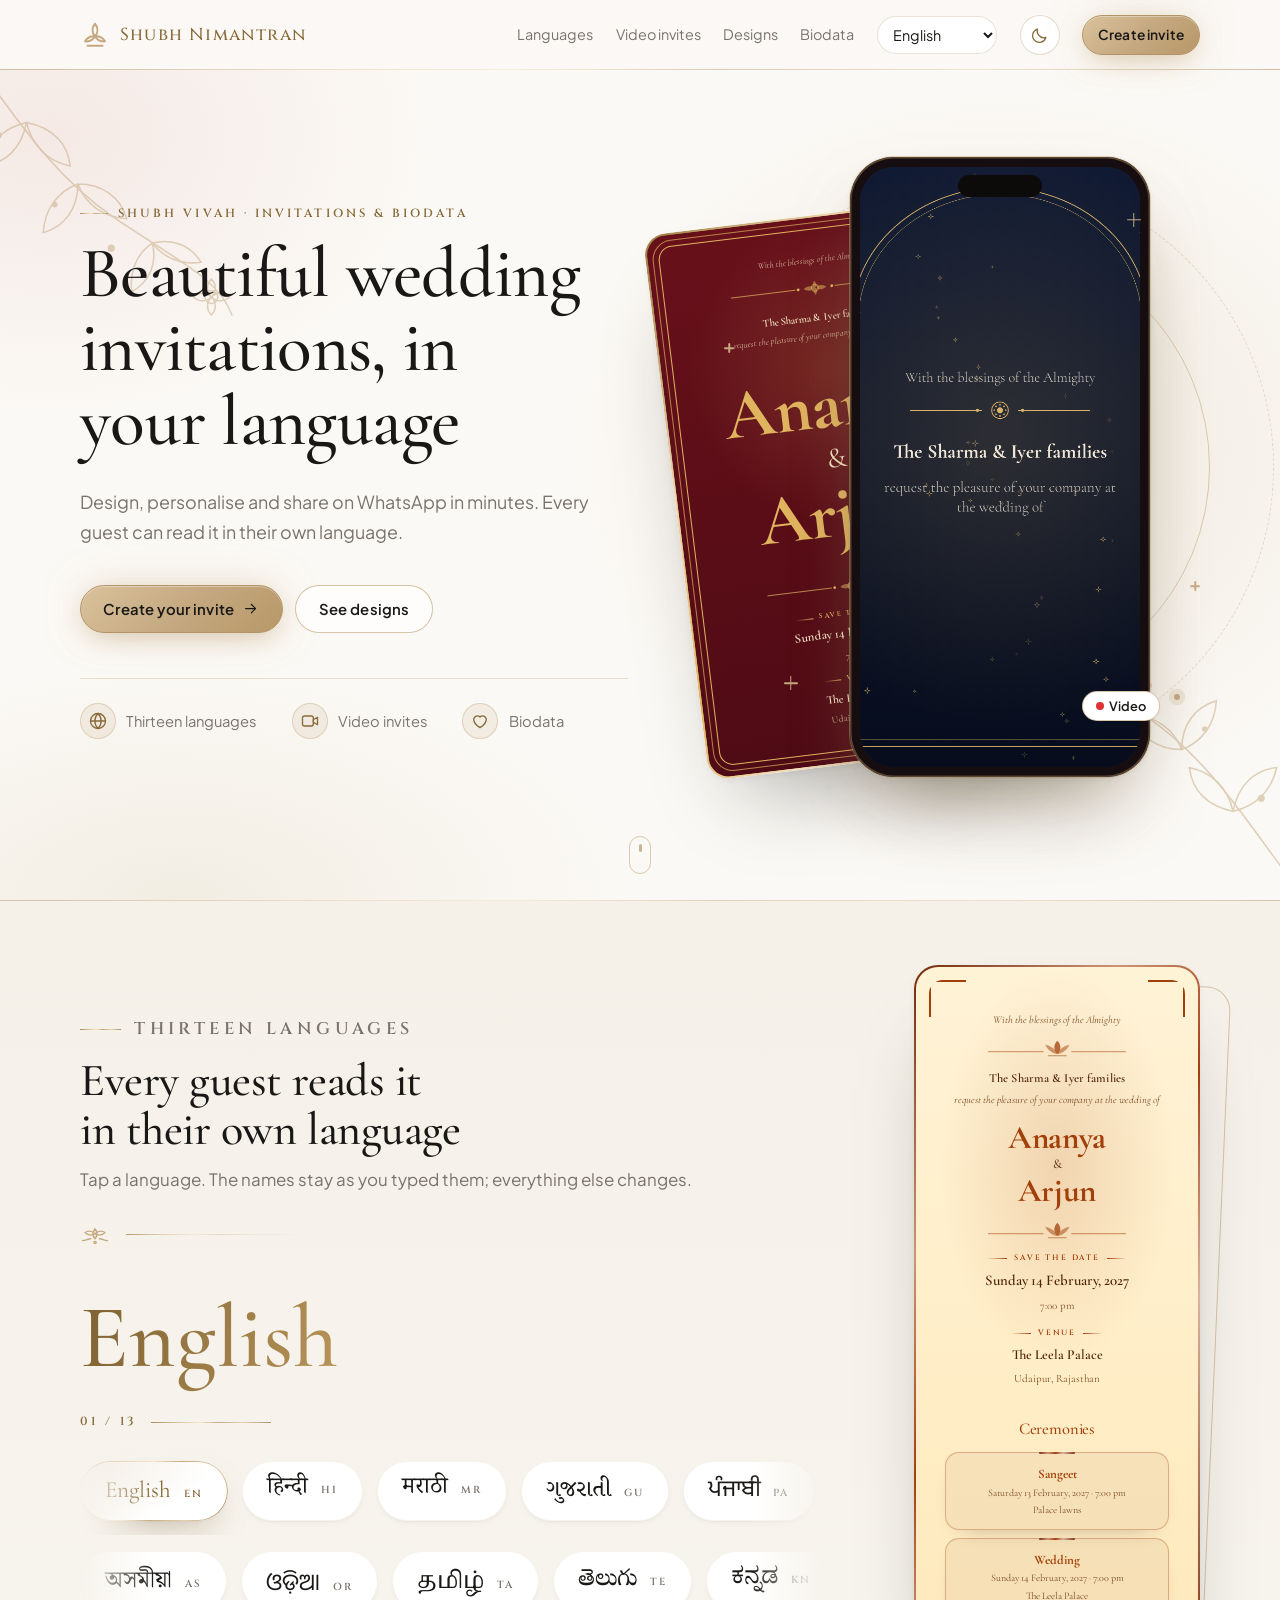
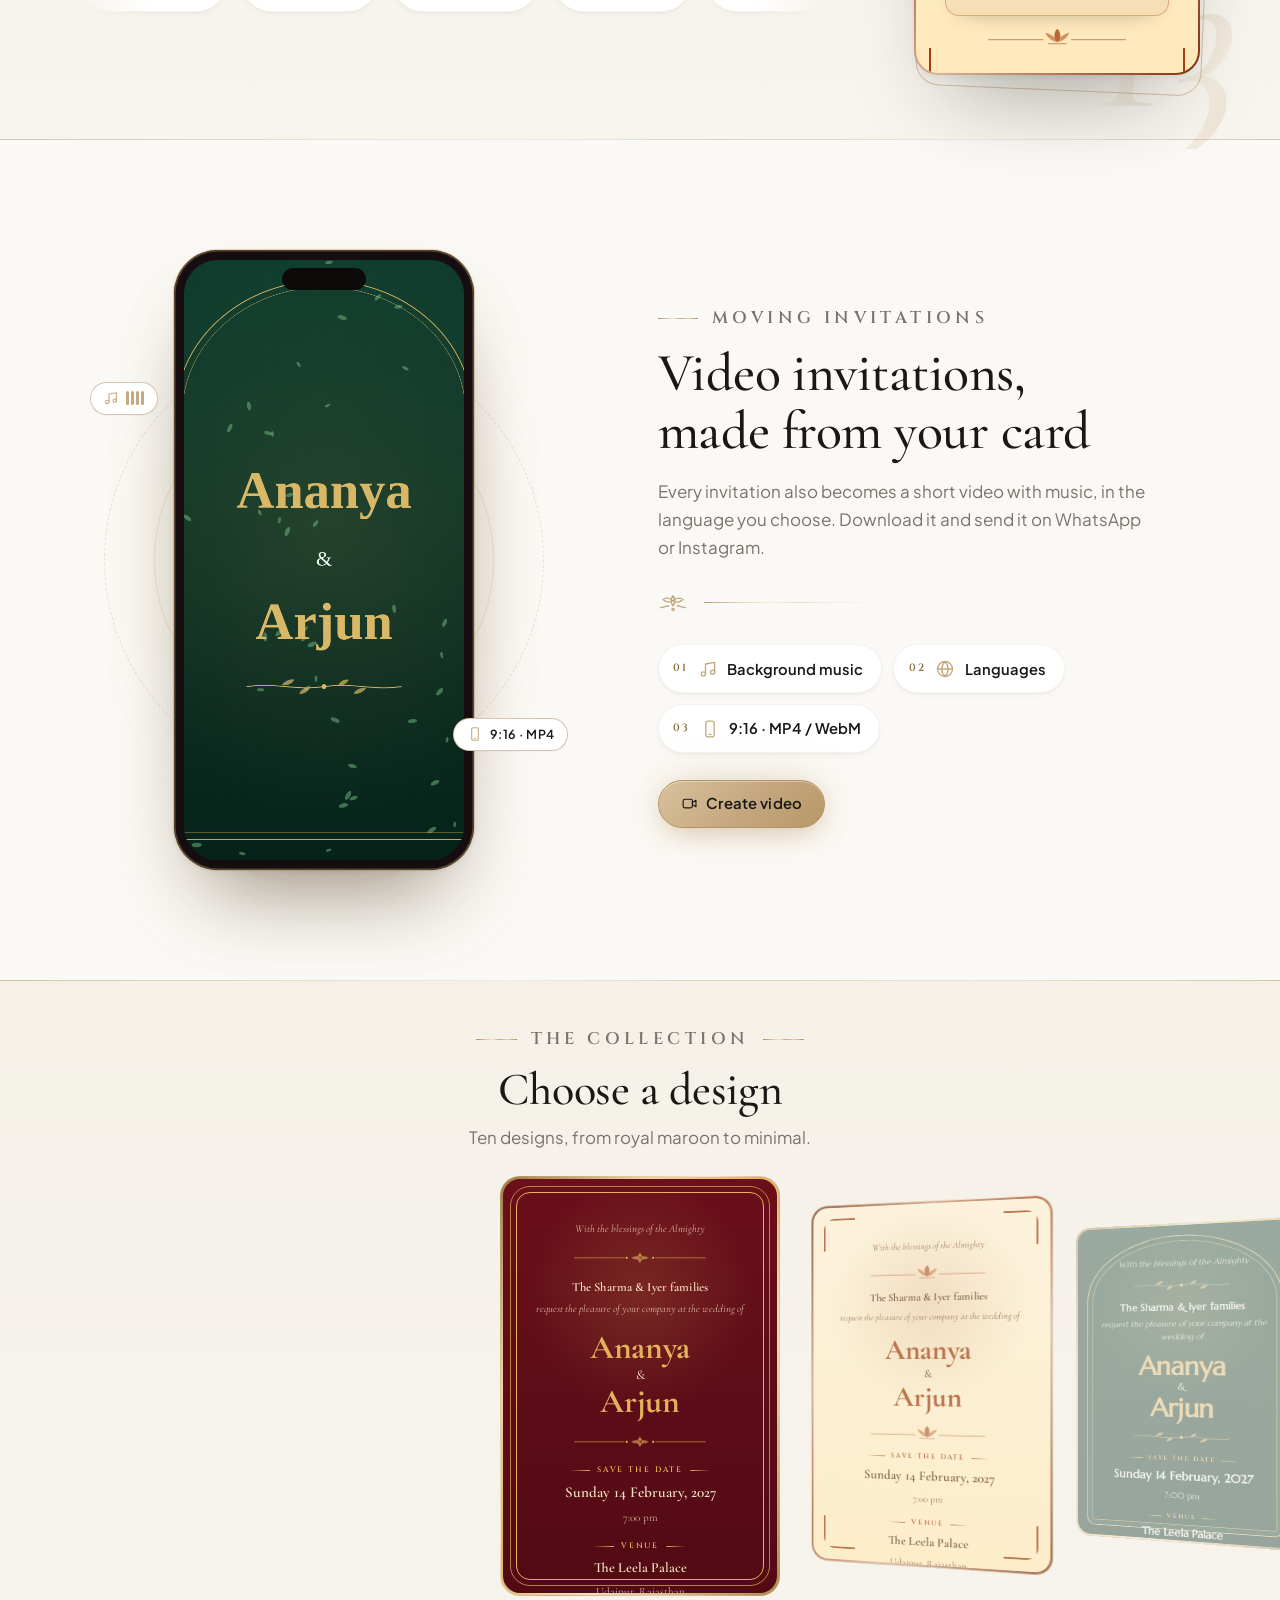
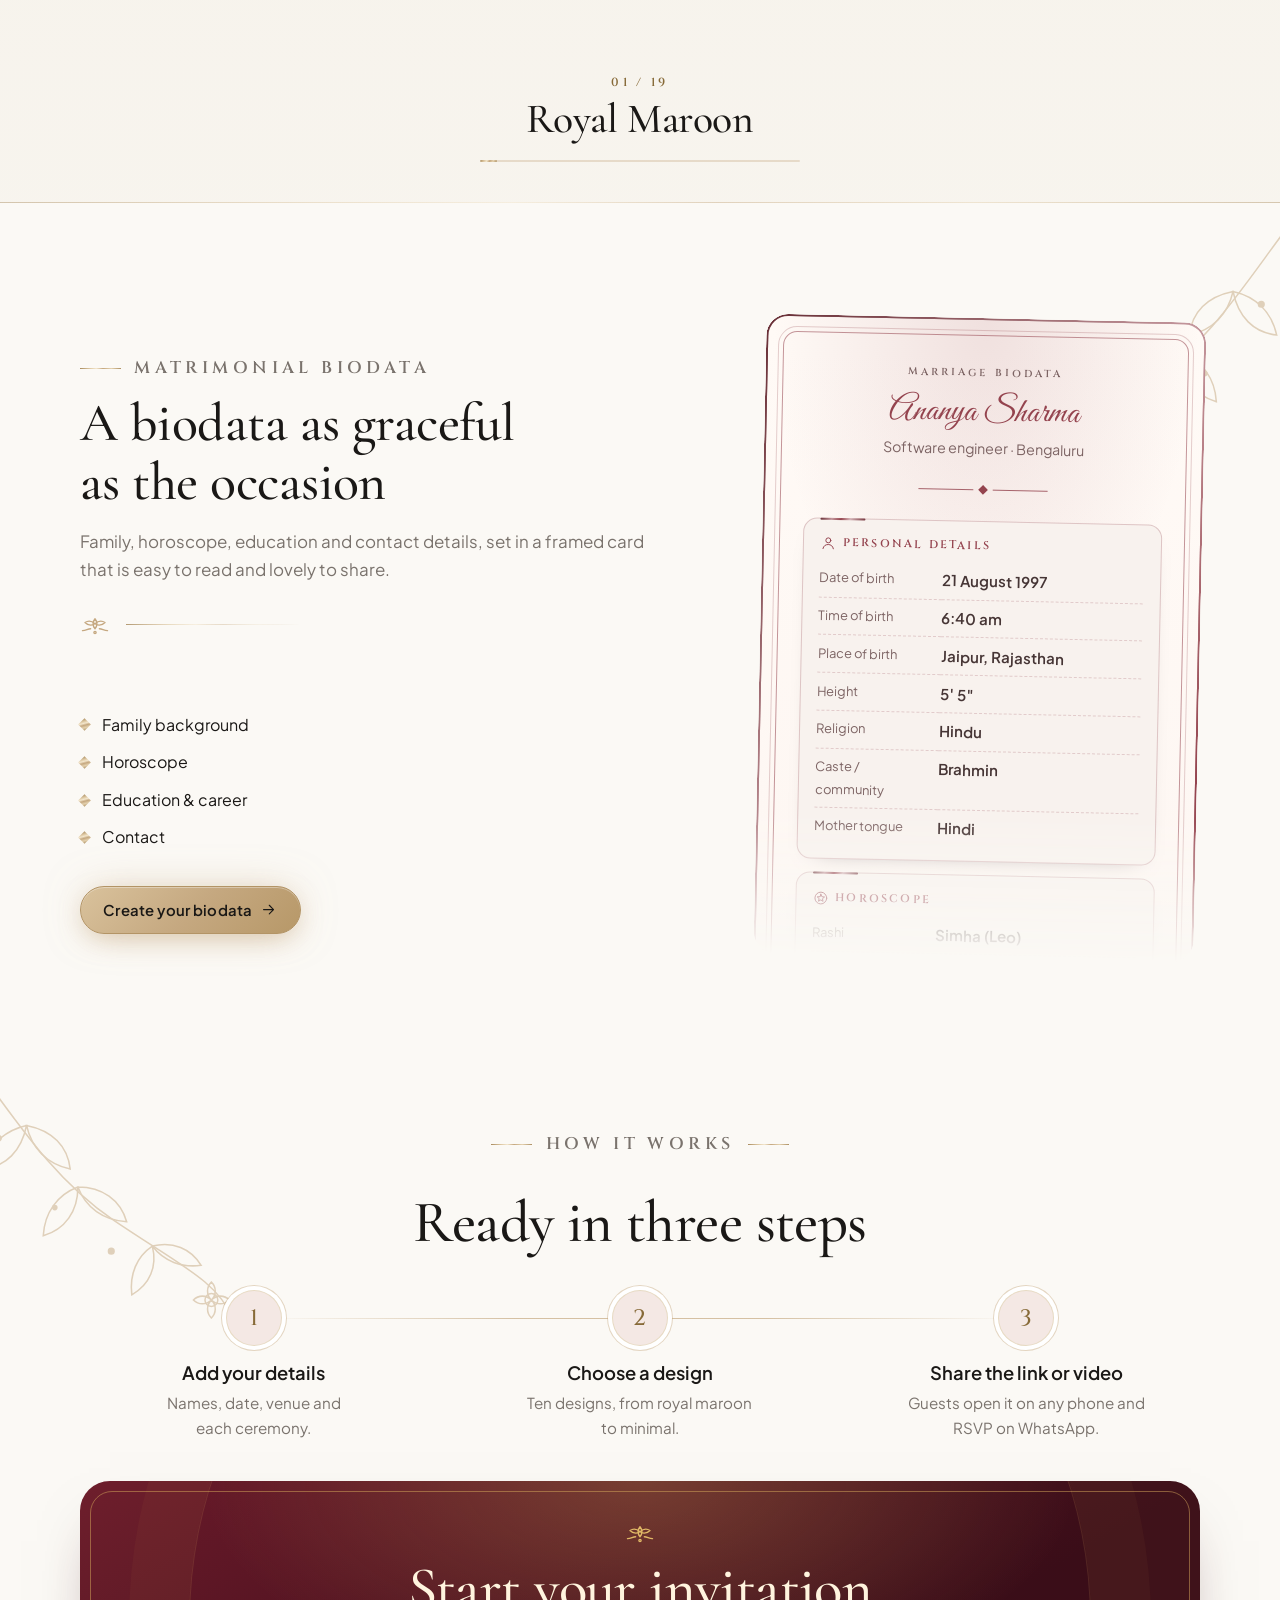
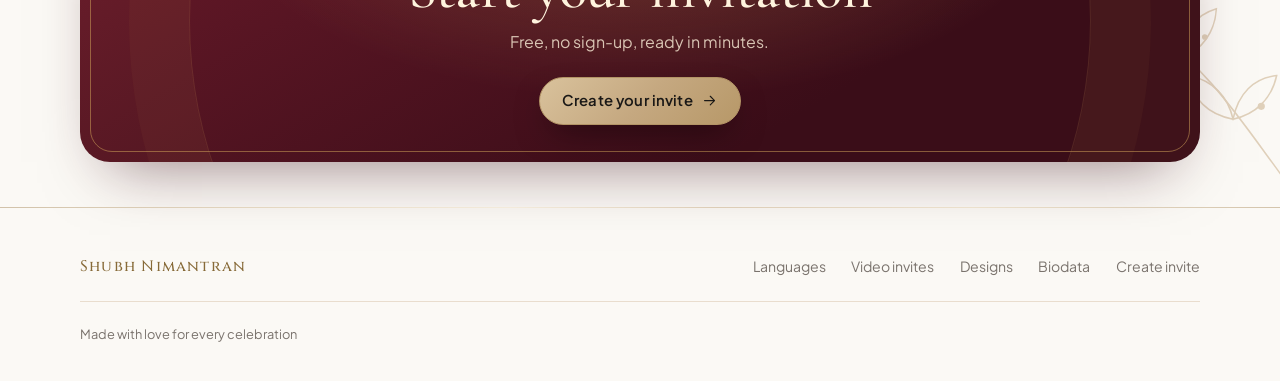
<file: index.html>
<!doctype html>
<html lang="en">
<head>
  <meta charset="utf-8">
  <meta name="viewport" content="width=device-width, initial-scale=1">
  <title>Shubh Nimantran · Wedding Invitations & Video Invites</title>
  <meta name="description" content="Create wedding invitations and video invites in 13 Indian languages. Share on WhatsApp, collect RSVPs.">
  <meta name="theme-color" content="#FBF9F5">
  <link rel="preconnect" href="https://fonts.googleapis.com">
  <link rel="preconnect" href="https://fonts.gstatic.com" crossorigin>
  <link rel="stylesheet" href="https://fonts.googleapis.com/css2?family=Cinzel:wght@400;500;600&family=Cormorant+Garamond:ital,wght@0,400;0,500;0,600;0,700;1,400;1,500&family=Plus+Jakarta+Sans:wght@400;500;600;700&display=swap">
  <link rel="stylesheet" href="css/style.css">
  <script src="js/theme.js"></script>
</head>
<body>
  <a class="skip" href="#main" data-i18n="skip_link">Skip to main content</a>
  <header class="topbar">
    <div class="wrap">
      <a class="brand" href="index.html"><i data-icon="mark"></i><span>Shubh Nimantran</span></a>
      <nav>
        <div class="nav-links" id="nav-links">
          <a href="#languages" data-i18n="nav_lang">Languages</a>
          <a href="#video" data-i18n="nav_video">Video invites</a>
          <a href="#designs" data-i18n="nav_templates">Designs</a>
          <a href="biodata.html" data-i18n="nav_biodata">Biodata</a>
          <div class="nav-tools"><select id="ui-lang" class="lang-select" aria-label="Language"></select><button type="button" class="theme-toggle" aria-pressed="false" aria-label="Dark mode" title="Light / dark"><i data-icon="sun"></i><i data-icon="moon"></i></button></div>
          <a class="btn menu-cta" href="create.html" data-i18n="nav_create">Create invite</a>
        </div>
        <a class="btn small" href="create.html" data-i18n="nav_create">Create invite</a>
        <button type="button" class="burger" id="burger" aria-expanded="false" aria-controls="nav-links" aria-label="Menu"><i data-icon="menu"></i><i data-icon="close"></i></button>
      </nav>
    </div>
  </header>

  <main id="main">
    <section class="hero">
      <span class="floral tl" aria-hidden="true"></span>
      <span class="floral br" aria-hidden="true"></span>
      <div class="wrap">
        <div class="hero-text">
          <p class="eyebrow" data-intro data-i18n="hero_eyebrow">Shubh Vivah</p>
          <h1 data-intro data-i18n="hero_title">Beautiful wedding invitations, in your language</h1>
          <p class="hero-sub" data-intro data-i18n="hero_sub"></p>
          <div class="hero-cta" data-intro>
            <a class="btn" href="create.html"><span data-i18n="cta_create">Create your invite</span><i data-icon="arrow"></i></a>
            <a class="btn ghost" href="#designs" data-i18n="cta_designs">See designs</a>
          </div>
          <ul class="hero-points" data-intro>
            <li><i data-icon="globe"></i><span data-i18n="eyebrow_lang"></span></li>
            <li><i data-icon="video"></i><span data-i18n="nav_video"></span></li>
            <li><i data-icon="heart"></i><span data-i18n="nav_biodata"></span></li>
          </ul>
        </div>
        <div class="stage" id="stage">
          <span class="orbit o1" aria-hidden="true"></span><span class="orbit o2" aria-hidden="true"></span>
          <span class="spark s1" aria-hidden="true"></span><span class="spark s2" aria-hidden="true"></span><span class="spark s3" aria-hidden="true"></span><span class="spark s4" aria-hidden="true"></span>
          <div class="back-card" aria-hidden="true"><div id="hero-card"></div></div>
          <div class="phone">
            <canvas id="hero-video" aria-label="Video invitation preview"></canvas>
            <span class="phone-play"><span class="dot"></span><span data-i18n="ed_video_tab">Video</span></span>
          </div>
        </div>
      </div>
      <span class="scroll-cue" aria-hidden="true"></span>
    </section>

    <section id="languages" class="section band">
      <div class="wrap">
        <div class="lang-demo">
          <div class="lang-copy">
            <div class="section-head">
              <p class="eyebrow" data-i18n="eyebrow_lang"></p>
              <h2 data-i18n="lang_title"></h2>
              <p data-i18n="lang_desc"></p>
              <div class="divider" aria-hidden="true"><i data-icon="flourish"></i></div>
            </div>
            <div class="lang-hero" aria-hidden="true"><span class="lh-name" id="lh-name"></span><span class="lh-count" id="lh-count"></span></div>
          <div class="lang-marquee" id="lang-list" role="group" aria-label="Languages"></div>
          </div>
          <div class="demo-card"><div id="demo-card"></div></div>
        </div>
      </div>
    </section>

    <section id="video" class="section video-sec">
      <div class="wrap video-split">
        <div class="video-stage">
          <span class="vs-ring r1" aria-hidden="true"></span><span class="vs-ring r2" aria-hidden="true"></span>
          <div class="phone"><canvas id="feature-video" aria-label="Video invitation preview"></canvas></div>
          <span class="vs-chip vs-a" aria-hidden="true"><i data-icon="music"></i><span class="eq"><b></b><b></b><b></b><b></b></span></span>
          <span class="vs-chip vs-b" aria-hidden="true"><i data-icon="phone"></i>9:16 · MP4</span>
        </div>
        <div class="video-copy">
          <div class="section-head">
            <p class="eyebrow" data-i18n="eyebrow_video"></p>
            <h2 data-i18n="video_title"></h2>
            <p data-i18n="video_desc"></p>
            <div class="divider" aria-hidden="true"><i data-icon="flourish"></i></div>
          </div>
          <ul class="facts">
            <li><span class="fn">01</span><i data-icon="music"></i><strong data-i18n="ed_music"></strong></li>
            <li><span class="fn">02</span><i data-icon="globe"></i><strong data-i18n="nav_lang"></strong></li>
            <li><span class="fn">03</span><i data-icon="phone"></i><strong>9:16 · MP4 / WebM</strong></li>
          </ul>
          <a class="btn" href="create.html#video"><i data-icon="video"></i><span data-i18n="ed_video">Create video</span></a>
        </div>
      </div>
    </section>

    <section id="designs" class="section band">
      <div class="wrap">
        <div class="section-head center">
          <p class="eyebrow" data-i18n="eyebrow_designs"></p>
          <h2 data-i18n="templates_title"></h2>
          <p data-i18n="s2_d"></p>
          <div class="divider" aria-hidden="true"><i data-icon="flourish"></i></div>
        </div>
      </div>
      <div class="carousel" id="carousel" role="region" aria-roledescription="carousel" aria-label="Designs">
        <div class="car-track" id="gallery"></div>
        <div class="car-meta">
          <button type="button" class="car-btn car-prev" aria-label="Previous design"><i data-icon="arrow"></i></button>
          <div class="car-info" aria-live="polite">
            <span class="car-count"></span>
            <h3 class="car-name"></h3>
          </div>
          <button type="button" class="car-btn car-next" aria-label="Next design"><i data-icon="arrow"></i></button>
        </div>
        <div class="car-progress" aria-hidden="true"><i></i></div>
      </div>
    </section>

    <section id="biodata" class="section">
      <span class="floral tr" aria-hidden="true"></span>
      <div class="wrap bio-teaser">
        <div>
          <div class="section-head">
            <p class="eyebrow" data-i18n="eyebrow_biodata"></p>
            <h2 data-i18n="bio_landing_title"></h2>
            <p data-i18n="bio_landing_desc"></p>
            <div class="divider" aria-hidden="true"><i data-icon="flourish"></i></div>
          </div>
          <ul>
            <li data-i18n="bio_sec_family"></li>
            <li data-i18n="bio_sec_horoscope"></li>
            <li data-i18n="bio_sec_education"></li>
            <li data-i18n="bio_sec_contact"></li>
          </ul>
          <a class="btn" href="biodata.html"><span data-i18n="bio_cta"></span><i data-icon="arrow"></i></a>
        </div>
        <div class="bio-preview"><div id="bio-demo"></div></div>
      </div>
    </section>

    <section class="section closing start">
      <span class="floral tl" aria-hidden="true"></span>
      <span class="floral br" aria-hidden="true"></span>
      <div class="wrap">
        <div class="section-head center">
          <p class="eyebrow" data-i18n="eyebrow_steps"></p>
          <h2 data-i18n="steps_title"></h2>
        </div>
        <ol class="steps">
          <li><span class="n">1</span><h3 data-i18n="s1_t"></h3><p data-i18n="s1_d"></p></li>
          <li><span class="n">2</span><h3 data-i18n="s2_t"></h3><p data-i18n="s2_d"></p></li>
          <li><span class="n">3</span><h3 data-i18n="s3_t"></h3><p data-i18n="s3_d"></p></li>
        </ol>
        <div class="start-cta">
          <div class="start-cta-copy">
            <div class="divider" aria-hidden="true"><i data-icon="flourish"></i></div>
            <h2 data-i18n="cta_final"></h2>
            <p data-i18n="cta_final_sub"></p>
          </div>
          <a class="btn" href="create.html"><span data-i18n="cta_create"></span><i data-icon="arrow"></i></a>
        </div>
      </div>
    </section>
  </main>

  <footer class="footer">
    <div class="wrap">
      <span>Shubh Nimantran</span>
      <nav aria-label="Footer">
        <a href="#languages" data-i18n="nav_lang">Languages</a>
        <a href="#video" data-i18n="nav_video">Video invites</a>
        <a href="#designs" data-i18n="nav_templates">Designs</a>
        <a href="biodata.html" data-i18n="nav_biodata">Biodata</a>
        <a href="create.html" data-i18n="nav_create">Create invite</a>
      </nav>
      <span class="fine" data-i18n="footer"></span>
    </div>
  </footer>

  <script src="js/vendor/motion.js"></script>
  <script src="js/i18n.js"></script>
  <script src="js/scenes.js"></script>
  <script src="js/invite.js"></script>
  <script src="js/video.js"></script>
  <script src="js/ui.js"></script>
  <script src="js/carousel.js"></script>
  <script src="js/biodata.js"></script>
  <script>
    hydrateIcons();
    const select = document.getElementById("ui-lang");
    let lang = preferredLang();
    let demoLang = lang;

    const heroVideo = new InviteVideo(document.getElementById("hero-video"), { ...SAMPLE, t: "midnight" }, lang);
    const featVideo = new InviteVideo(document.getElementById("feature-video"), { ...SAMPLE, t: "emerald" }, lang);
    function runVideo(v, el) {
      if (FX.reduce) { v.prepare().then(() => v.still()); return; }
      v.prepare().then(() => { if (!v.raf) v.still(); });
      whenVisible(el, () => v.prepare().then(() => { if (!v.raf) v.play({ loop: true }); }), () => v.stop());
    }

    /* Language names appear in their own scripts; fetch only those glyphs, not whole fonts. */
    Object.entries(LANGS).forEach(([c, m]) => {
      if (c === "en") return;
      const l = document.createElement("link");
      l.rel = "stylesheet";
      l.href = `https://fonts.googleapis.com/css2?family=${m.font.replace(/ /g, "+")}&text=${encodeURIComponent(m.name)}&display=swap`;
      document.head.appendChild(l);
    });

    function renderDemo() {
      loadFont(demoLang);
      renderInvite(document.getElementById("demo-card"), { ...SAMPLE, t: "marigold", e: SAMPLE.e.slice(1) }, demoLang, { interactive: false });
      document.querySelectorAll("#lang-list button").forEach((b) => {
        const on = b.dataset.lang === demoLang;
        b.classList.toggle("on", on); b.setAttribute("aria-pressed", String(on));
      });
      const L = LANGS[demoLang], nameEl = document.getElementById("lh-name");
      nameEl.textContent = L.name; nameEl.lang = demoLang; nameEl.style.fontFamily = `'${L.font}', var(--ui-font)`;
      document.getElementById("lh-count").textContent = `${String(Object.keys(LANGS).indexOf(demoLang) + 1).padStart(2, "0")} / ${String(Object.keys(LANGS).length).padStart(2, "0")}`;
      if (FX.on) window.Motion.animate(nameEl, { opacity: [0, 1], y: [24, 0], filter: ["blur(10px)", "blur(0px)"] }, { duration: 0.8, ease: [0.16, 1, 0.3, 1] });
    }

    let car;
    function render() {
      setPageLang(lang);
      applyI18n(lang);
      renderInvite(document.getElementById("hero-card"), { ...SAMPLE, t: "royal" }, lang, { interactive: false, compact: true });
      const entries = Object.entries(LANGS);
      const pill = ([c, m], dup) => `<button type="button" data-lang="${c}"${dup ? ' aria-hidden="true" tabindex="-1"' : ""}><span class="native" lang="${c}" style="font-family:'${m.font}',var(--ui-font)">${m.name}</span><span class="code">${c}</span></button>`;
      const row = (arr, rev) => `<div class="m-row${rev ? " rev" : ""}"><div class="m-track">${arr.map((e) => pill(e)).join("")}${arr.map((e) => pill(e, true)).join("")}</div></div>`;
      document.getElementById("lang-list").innerHTML = row(entries) + row(entries.slice(6).concat(entries.slice(0, 6)), true);
      document.getElementById("gallery").innerHTML = Object.entries(TEMPLATES).map(([id, x]) => `
        <a class="tile" href="create.html?t=${id}&l=${lang}" data-name="${x.name}" draggable="false" aria-label="${x.name}">
          <div class="tile-preview"><div data-tpl="${id}"></div></div>
        </a>`).join("");
      document.querySelectorAll("[data-tpl]").forEach((el) =>
        renderInvite(el, { ...SAMPLE, t: el.dataset.tpl }, lang, { interactive: false, compact: true }));
      if (car) car.refresh();
      renderBiodata(document.getElementById("bio-demo"), { ...BIO_SAMPLE, t: "ivory" }, lang);
      renderDemo();
      heroVideo.set({ ...SAMPLE, t: "midnight" }, lang);
      featVideo.set({ ...SAMPLE, t: "emerald" }, lang);
      heroVideo.prepare(); featVideo.prepare();
      if (FX.reduce) { heroVideo.prepare().then(() => heroVideo.still()); featVideo.prepare().then(() => featVideo.still()); }
    }

    function setLang(c) {
      lang = c; demoLang = c; select.value = c; rememberLang(c); render();
    }

    fillLangSelect(select, lang);
    select.addEventListener("change", () => setLang(select.value));
    document.getElementById("lang-list").addEventListener("click", (e) => {
      const b = e.target.closest("button[data-lang]"); if (!b || b.dataset.lang === demoLang) return;
      demoLang = b.dataset.lang;
      FX.swap(document.getElementById("demo-card"), renderDemo);
    });

    render();
    car = initCarousel(document.getElementById("carousel"));
    /* Language marquee: rows fade up the first time they are seen; a touch pauses the drift for a moment. */
    const langList = document.getElementById("lang-list");
    let pauseT;
    langList.addEventListener("pointerdown", () => { langList.classList.add("paused"); clearTimeout(pauseT); pauseT = setTimeout(() => langList.classList.remove("paused"), 3500); });
    if (FX.on) {
      langList.dataset.pre = "";
      whenVisible(langList, () => {
        if (!("pre" in langList.dataset)) return;
        delete langList.dataset.pre;
        window.Motion.animate(langList.children, { opacity: [0, 1], y: [24, 0], filter: ["blur(8px)", "blur(0px)"] },
          { duration: 0.9, delay: window.Motion.stagger(0.12), ease: [0.16, 1, 0.3, 1] });
      }, () => {});
    }
    runVideo(heroVideo, document.getElementById("hero-video"));
    runVideo(featVideo, document.getElementById("feature-video"));
    FX.intro([...document.querySelectorAll("[data-intro]")]);
    FX.rise(document.getElementById("stage"));
    /* The hero stage drifts a few pixels with the pointer (mouse only, not on touch or reduced motion). */
    if (!FX.reduce && matchMedia("(hover: hover) and (pointer: fine)").matches) {
      const stage = document.getElementById("stage"), hero = stage.closest(".hero");
      let tick = 0, nx = 0, ny = 0;
      const apply = () => { tick = 0; stage.style.setProperty("--px", nx.toFixed(3)); stage.style.setProperty("--py", ny.toFixed(3)); };
      hero.addEventListener("pointermove", (e) => {
        const r = hero.getBoundingClientRect();
        nx = (e.clientX - r.left) / r.width * 2 - 1; ny = (e.clientY - r.top) / r.height * 2 - 1;
        if (!tick) tick = requestAnimationFrame(apply);
      });
      hero.addEventListener("pointerleave", () => { nx = 0; ny = 0; apply(); });
    }
  </script>
</body>
</html>
</file>
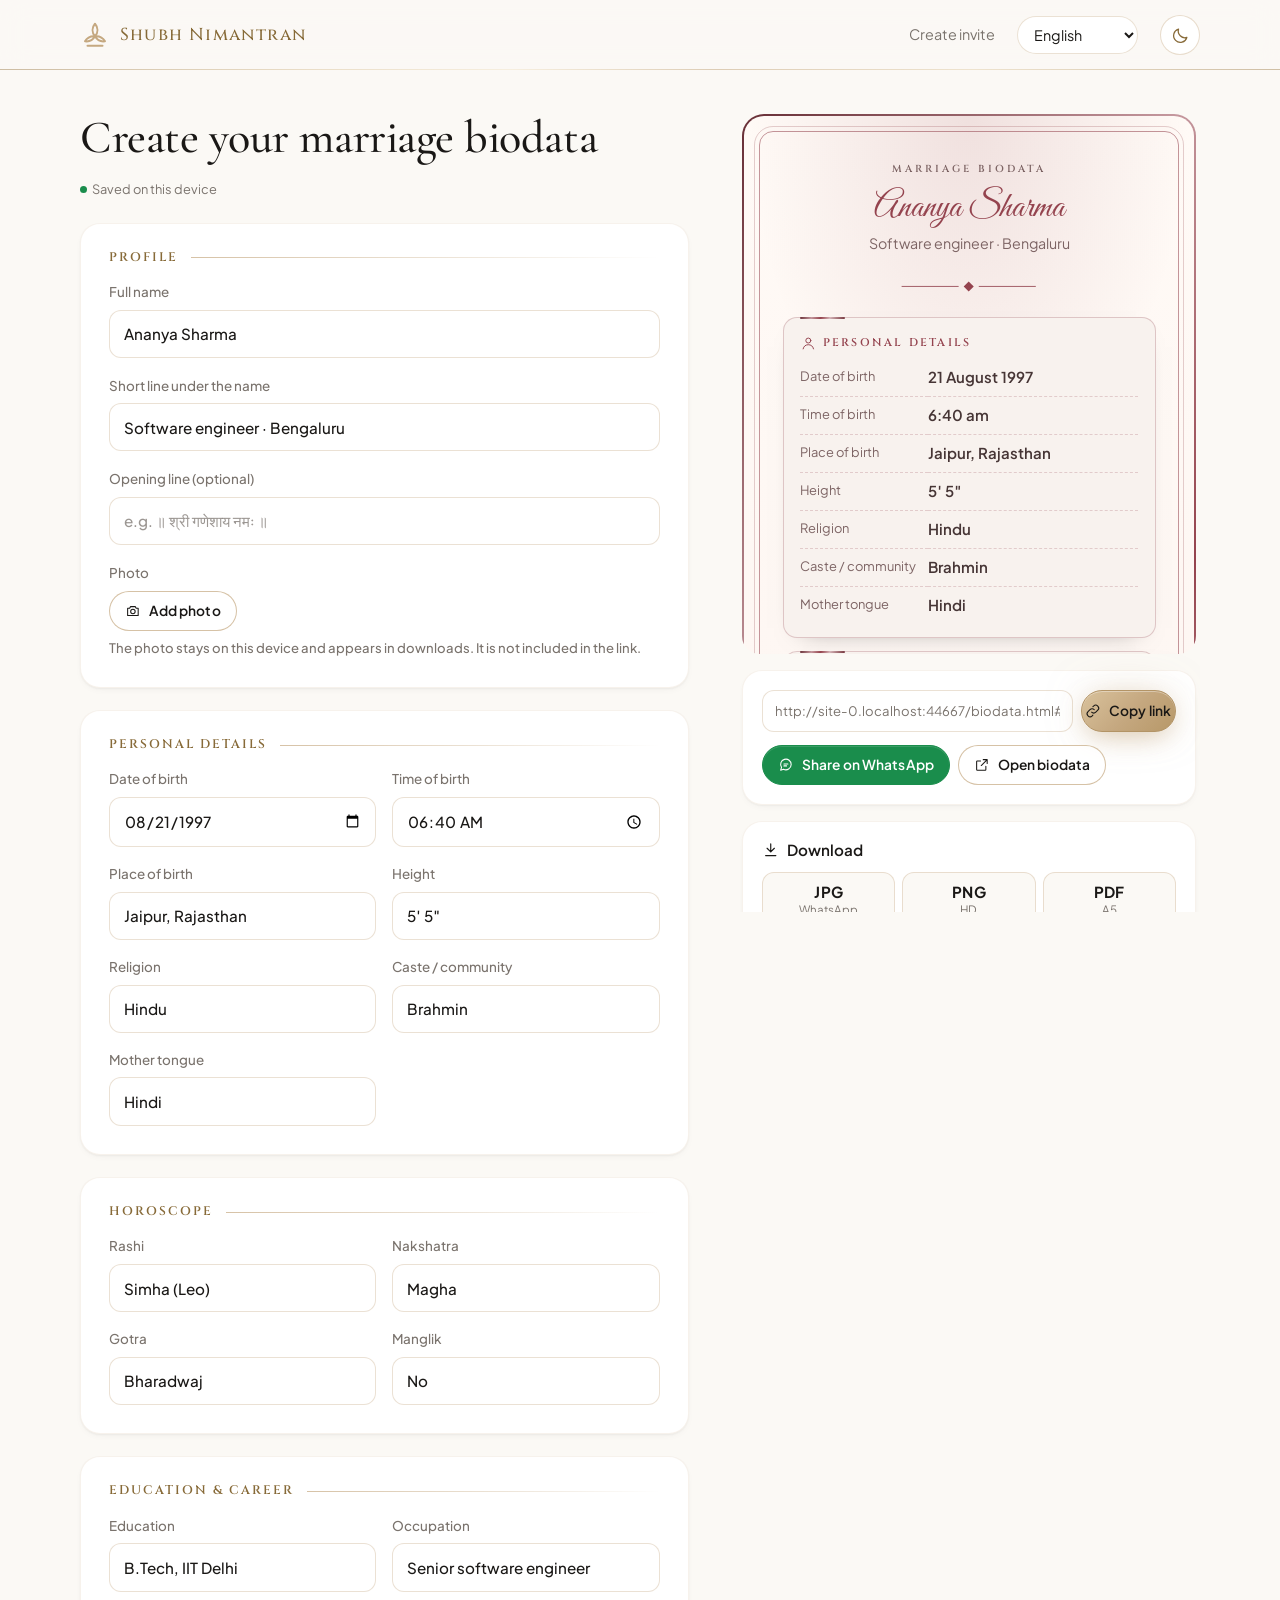
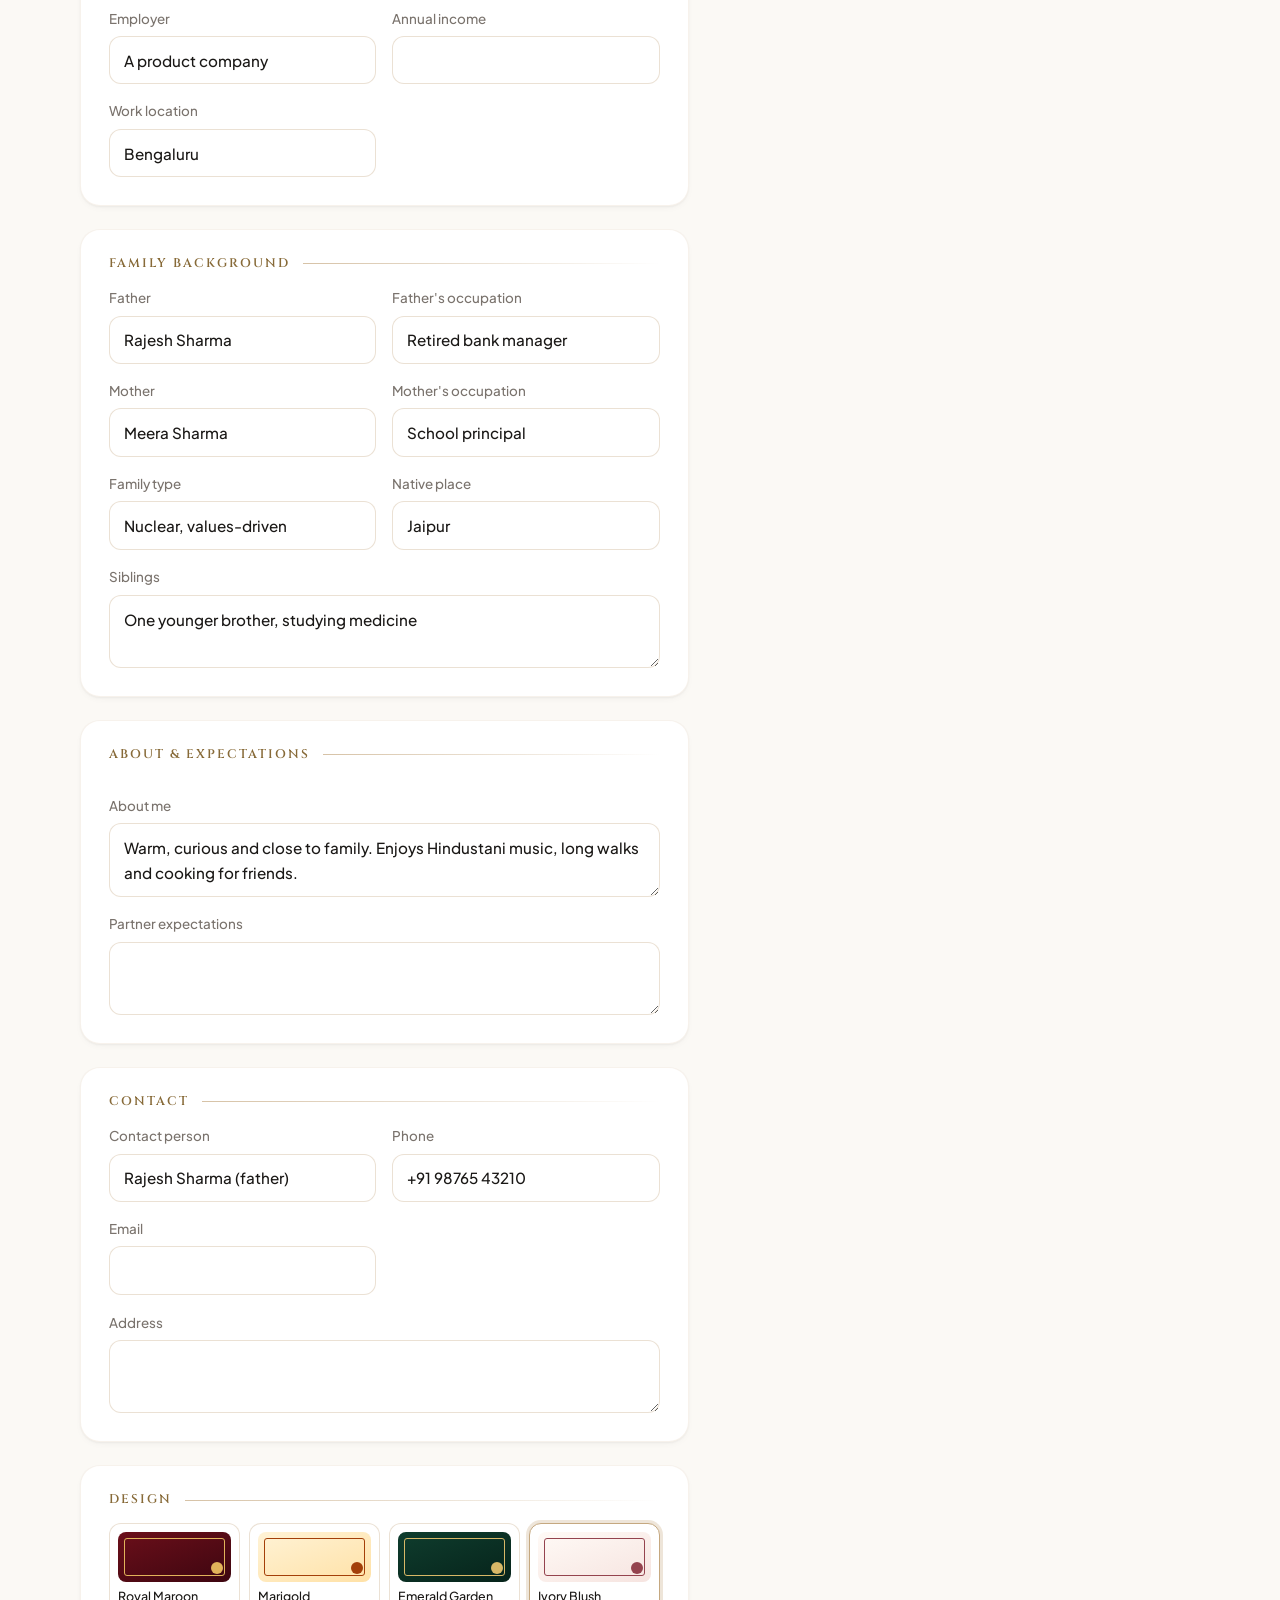
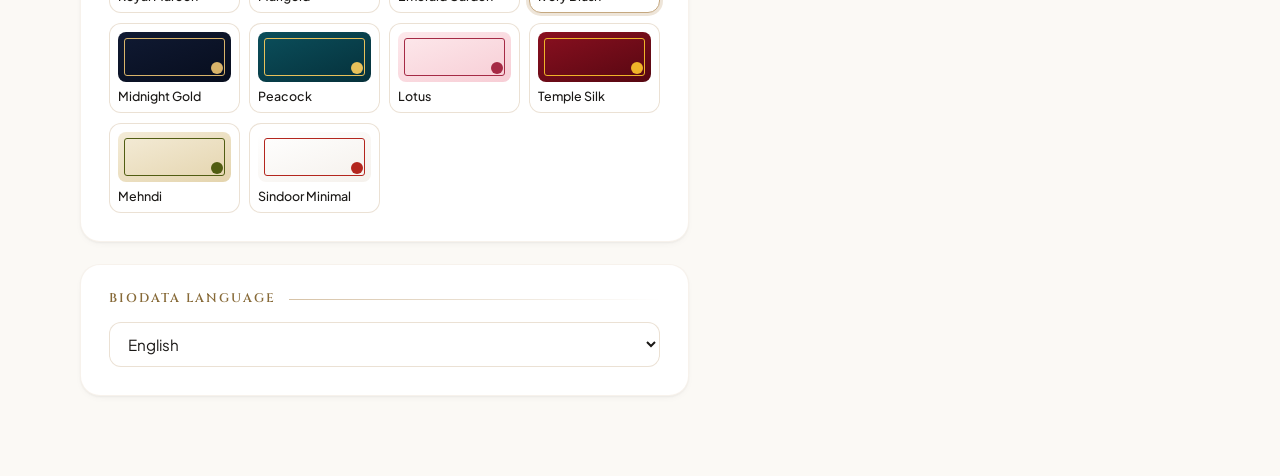
<file: biodata.html>
<!doctype html>
<html lang="en">
<head>
  <meta charset="utf-8">
  <meta name="viewport" content="width=device-width, initial-scale=1">
  <title>Marriage Biodata · Shubh Nimantran</title>
  <meta name="description" content="Create an elegant marriage biodata with family, horoscope, education and contact details. Share it on WhatsApp or download as JPG or PDF.">
  <meta property="og:title" content="Marriage Biodata">
  <meta name="theme-color" content="#FBF9F5">
  <link rel="preconnect" href="https://fonts.googleapis.com">
  <link rel="preconnect" href="https://fonts.gstatic.com" crossorigin>
  <link rel="stylesheet" href="https://fonts.googleapis.com/css2?family=Cinzel:wght@400;500;600&family=Cormorant+Garamond:ital,wght@0,400;0,500;0,600;0,700;1,400;1,500&family=Plus+Jakarta+Sans:wght@400;500;600;700&display=swap">
  <link rel="stylesheet" href="css/style.css">
  <script src="js/theme.js"></script>
</head>
<body>
  <a class="skip" href="#main" data-i18n="skip_link">Skip to main content</a>
  <header class="topbar">
    <div class="wrap">
      <a class="brand" href="index.html"><i data-icon="mark"></i><span>Shubh Nimantran</span></a>
      <nav>
        <div class="nav-links" id="nav-links"><a href="create.html" data-i18n="nav_create">Create invite</a><div class="nav-tools"><select id="ui-lang" class="lang-select" aria-label="Language"></select><button type="button" class="theme-toggle" aria-pressed="false" aria-label="Dark mode" title="Light / dark"><i data-icon="sun"></i><i data-icon="moon"></i></button></div></div>
        
        <button type="button" class="burger" id="burger" aria-expanded="false" aria-controls="nav-links" aria-label="Menu"><i data-icon="menu"></i><i data-icon="close"></i></button>
      </nav>
    </div>
  </header>

  <!-- Shared view: what someone opening a biodata link sees. -->
  <main class="bio-view" id="view" hidden>
    <div id="view-card"></div>
    <div class="downloads" style="margin-top:1.2rem" id="view-dl">
      <h3><i data-icon="download"></i><span data-i18n="dl_title"></span></h3>
      <div class="fmt-row" style="grid-template-columns:repeat(3,minmax(0,1fr))">
        <button type="button" class="fmt" data-bfmt="jpg"><b>JPG</b><span>WhatsApp</span></button>
        <button type="button" class="fmt" data-bfmt="png"><b>PNG</b><span>HD</span></button>
        <button type="button" class="fmt" data-bfmt="pdf"><b>PDF</b><span>A5</span></button>
      </div>
    </div>
    <div class="bio-actions"><a class="btn ghost" href="biodata.html"><i data-icon="plus"></i><span data-i18n="bio_make_own"></span></a></div>
  </main>

  <main class="wrap editor" id="main">
    <form id="form" class="form" autocomplete="off" novalidate>
      <div class="editor-head">
        <h1 data-i18n="bio_title"></h1>
        <span class="saved" id="saved" aria-hidden="true"><i></i><span data-i18n="saved_local"></span></span>
      </div>

      <section class="group">
        <h2 data-i18n="bio_sec_profile"></h2>
        <label class="field"><span data-i18n="bio_name"></span><input name="n" maxlength="80"></label>
        <label class="field"><span data-i18n="bio_tagline"></span><input name="tg" maxlength="100"></label>
        <label class="field"><span data-i18n="bio_invocation"></span><input name="inv" maxlength="60" data-i18n-ph="bio_invocation_ph"></label>
        <div class="field"><span data-i18n="bio_photo"></span>
          <div class="photo-row">
            <img class="photo-thumb" id="photo-thumb" alt="" hidden>
            <label class="btn ghost small"><i data-icon="camera"></i><span data-i18n="bio_photo_add"></span><input type="file" id="photo" accept="image/*"></label>
            <button type="button" class="link-btn" id="photo-remove" data-i18n="bio_photo_remove" hidden></button>
          </div>
          <p class="note" data-i18n="bio_photo_note"></p>
        </div>
      </section>

      <div id="sections" class="form"></div>

      <section class="group">
        <h2 data-i18n="ed_template"></h2>
        <div class="swatches" id="swatches" role="group"></div>
      </section>

      <section class="group">
        <h2 data-i18n="bio_language"></h2>
        <select name="l" id="bio-lang"></select>
      </section>
    </form>

    <aside class="side bio-side" id="side">
      <div class="preview" id="card-view"><div id="preview"></div></div>
      <div class="share">
        <div class="share-link">
          <input id="share-url" readonly aria-label="Biodata link">
          <button type="button" class="btn small" id="copy"><i data-icon="link"></i><span data-i18n="ed_copy"></span></button>
        </div>
        <div class="share-btns">
          <a class="btn small wa" id="wa" target="_blank" rel="noopener"><i data-icon="chat"></i><span data-i18n="ed_whatsapp"></span></a>
          <a class="btn ghost small" id="open" target="_blank" rel="noopener"><i data-icon="external"></i><span data-i18n="bio_open"></span></a>
        </div>
      </div>
      <div class="downloads" id="downloads">
        <h3><i data-icon="download"></i><span data-i18n="dl_title"></span></h3>
        <div class="fmt-row" style="grid-template-columns:repeat(3,minmax(0,1fr))">
          <button type="button" class="fmt" data-bfmt="jpg"><b>JPG</b><span>WhatsApp</span></button>
          <button type="button" class="fmt" data-bfmt="png"><b>PNG</b><span>HD</span></button>
          <button type="button" class="fmt" data-bfmt="pdf"><b>PDF</b><span>A5</span></button>
        </div>
      </div>
    </aside>

    <a class="btn jump" href="#side"><i data-icon="eye"></i><span data-i18n="ed_card"></span></a>
  </main>

  <script src="js/vendor/html-to-image.js"></script>
  <script src="js/vendor/motion.js"></script>
  <script src="js/i18n.js"></script>
  <script src="js/invite.js"></script>
  <script src="js/ui.js"></script>
  <script src="js/export.js"></script>
  <script src="js/biodata.js"></script>
  <script src="js/bio-editor.js"></script>
</body>
</html>
</file>
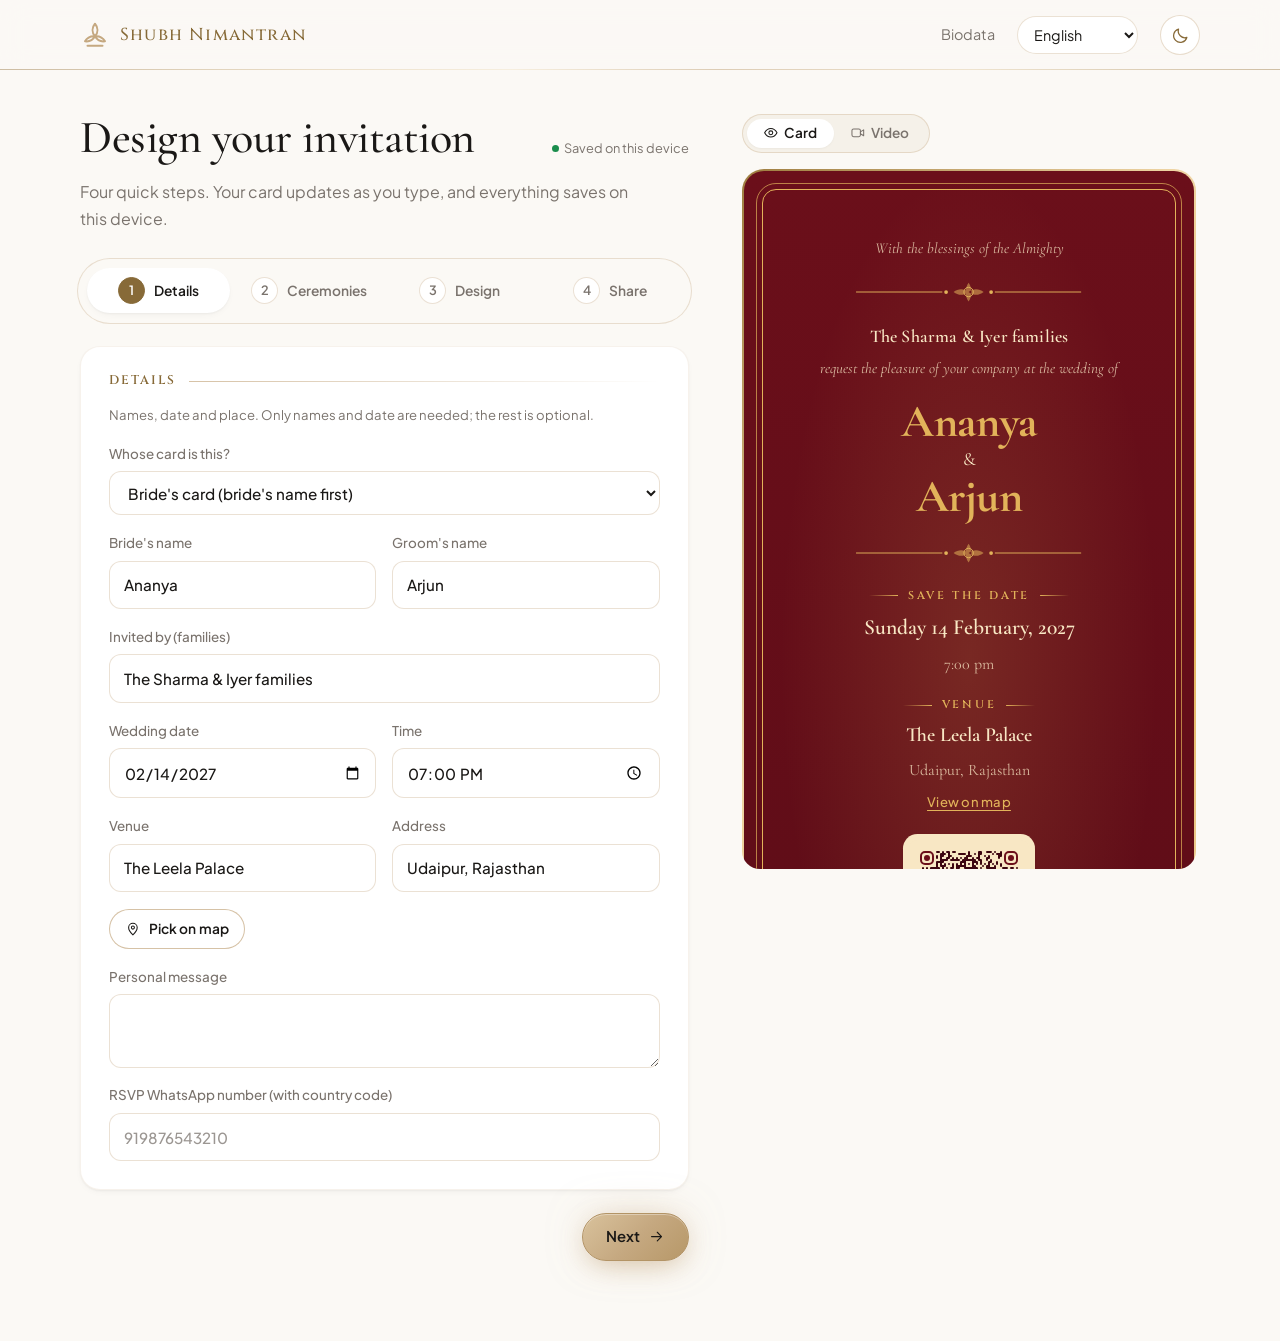
<file: create.html>
<!doctype html>
<html lang="en">
<head>
  <meta charset="utf-8">
  <meta name="viewport" content="width=device-width, initial-scale=1">
  <title>Create Invitation · Shubh Nimantran</title>
  <meta name="theme-color" content="#FBF9F5">
  <link rel="preconnect" href="https://fonts.googleapis.com">
  <link rel="preconnect" href="https://fonts.gstatic.com" crossorigin>
  <link rel="stylesheet" href="https://fonts.googleapis.com/css2?family=Cinzel:wght@400;500;600&family=Cormorant+Garamond:ital,wght@0,400;0,500;0,600;0,700;1,400;1,500&family=Plus+Jakarta+Sans:wght@400;500;600;700&display=swap">
  <link rel="stylesheet" href="css/style.css">
  <script src="js/theme.js"></script>
</head>
<body>
  <a class="skip" href="#main" data-i18n="skip_link">Skip to main content</a>
  <header class="topbar">
    <div class="wrap">
      <a class="brand" href="index.html"><i data-icon="mark"></i><span>Shubh Nimantran</span></a>
      <nav><div class="nav-links" id="nav-links"><a href="biodata.html" data-i18n="nav_biodata">Biodata</a><div class="nav-tools"><select id="ui-lang" class="lang-select" aria-label="Language"></select><button type="button" class="theme-toggle" aria-pressed="false" aria-label="Dark mode" title="Light / dark"><i data-icon="sun"></i><i data-icon="moon"></i></button></div></div><button type="button" class="burger" id="burger" aria-expanded="false" aria-controls="nav-links" aria-label="Menu"><i data-icon="menu"></i><i data-icon="close"></i></button></nav>
    </div>
  </header>

  <main class="wrap editor" id="main">
    <form id="form" class="form" autocomplete="off" novalidate>
      <div class="editor-head">
        <h1 data-i18n="ed_title"></h1>
        <span class="saved" id="saved" aria-hidden="true"><i></i><span data-i18n="saved_local"></span></span>
      </div>
      <p class="editor-sub" data-i18n="ed_sub"></p>
      <nav class="stepper" id="stepper" aria-label="Steps">
        <button type="button" data-go="1" aria-current="step"><b>1</b><span data-i18n="st1"></span></button>
        <button type="button" data-go="2"><b>2</b><span data-i18n="st2"></span></button>
        <button type="button" data-go="3"><b>3</b><span data-i18n="st3"></span></button>
        <button type="button" data-go="4"><b>4</b><span data-i18n="st4"></span></button>
      </nav>

      <section class="group" data-step="1">
        <h2 data-i18n="ed_details"></h2>
        <p class="note" data-i18n="hint1"></p>
        <label class="field"><span data-i18n="ed_cardof"></span>
          <select name="o"><option value="" data-i18n="ed_card_bride"></option><option value="g" data-i18n="ed_card_groom"></option></select>
        </label>
        <div class="row" id="name-row">
          <label class="field"><span data-i18n="ed_bride"></span><input name="b" maxlength="60"></label>
          <label class="field"><span data-i18n="ed_groom"></span><input name="g" maxlength="60"></label>
        </div>
        <label class="field"><span data-i18n="ed_host"></span><input name="h" maxlength="120"></label>
        <div class="row">
          <label class="field"><span data-i18n="ed_date"></span><input type="date" name="d"></label>
          <label class="field"><span data-i18n="ed_time"></span><input type="time" name="tm"></label>
        </div>
        <div class="row">
          <label class="field"><span data-i18n="ed_venue"></span><input name="v" maxlength="120"></label>
          <label class="field"><span data-i18n="ed_address"></span><input name="a" maxlength="200"></label>
        </div>
        <div class="loc-row">
          <button type="button" class="btn ghost small" id="pick-loc"><i data-icon="pin"></i><span data-i18n="loc_pick"></span></button>
          <span class="loc-status" id="loc-status" hidden>
            <i class="loc-dot"></i><span data-i18n="loc_pinned"></span>
            <a class="loc-coords" id="loc-coords" target="_blank" rel="noopener"></a>
            <button type="button" class="link-btn" id="unpin" data-i18n="loc_remove"></button>
          </span>
        </div>
        <label class="field"><span data-i18n="ed_message"></span><textarea name="m" rows="2" maxlength="300"></textarea></label>
        <label class="field"><span data-i18n="ed_phone"></span><input name="p" type="tel" inputmode="tel" autocomplete="tel" placeholder="919876543210" maxlength="16" aria-describedby="p-err"><span class="field-error" id="p-err" data-i18n="err_phone" hidden></span></label>
      </section>

      <section class="group" data-step="2">
        <h2 data-i18n="ed_events"></h2>
        <p class="note" data-i18n="hint2"></p>
        <label class="field"><span data-i18n="ed_format"></span>
          <select name="f"><option value="" data-i18n="fmt_one"></option><option value="p" data-i18n="fmt_pages"></option></select>
        </label>
        <p class="note" data-i18n="fmt_hint"></p>
        <div class="events" id="events"></div>
        <p class="empty" id="events-empty" data-i18n="empty_events" hidden></p>
        <button type="button" class="btn ghost small" id="add-event" style="justify-self:start"><i data-icon="plus"></i><span data-i18n="ed_add_event"></span></button>
      </section>

      <section class="group" id="versions-group" data-step="2">
        <h2 data-i18n="ver_title"></h2>
        <p class="note" data-i18n="ver_desc"></p>
        <div class="versions" id="versions"></div>
        <p class="note" id="ver-private" data-i18n="ver_private" hidden></p>
        <button type="button" class="btn ghost small" id="add-version" style="justify-self:start"><i data-icon="plus"></i><span data-i18n="ver_add"></span></button>
      </section>

      <section class="group" data-step="3">
        <h2 data-i18n="ed_template"></h2>
        <p class="note" data-i18n="hint3"></p>
        <div class="swatches" id="swatches" role="group"></div>
      </section>

      <section class="group" id="qr-group" data-step="3">
        <h2 data-i18n="qr_title"></h2>
        <label class="toggle"><span><i data-icon="qr"></i><span data-i18n="qr_show"></span></span><input type="checkbox" id="qr-show" checked></label>
        <div class="field"><span data-i18n="qr_style"></span>
          <div class="qr-styles" id="qr-styles" role="group"></div>
        </div>
        <div class="fmt-row qr-dl" id="qr-dl">
          <button type="button" class="fmt" data-qrfmt="png"><b>PNG</b><span>QR</span></button>
          <button type="button" class="fmt" data-qrfmt="svg"><b>SVG</b><span>QR</span></button>
        </div>
      </section>

      <section class="group" data-step="3">
        <h2 data-i18n="ed_language"></h2>
        <select name="l" id="inv-lang"></select>
      </section>

      <section class="group" id="share-group" data-step="4">
        <h2 data-i18n="ed_share_h"></h2>
        <p class="note" data-i18n="hint4"></p>
      <div class="share">
        <div class="share-link">
          <input id="share-url" readonly aria-label="Invitation link">
          <button type="button" class="btn small" id="copy"><i data-icon="link"></i><span data-i18n="ed_copy"></span></button>
        </div>
        <div class="share-btns">
          <a class="btn small wa" id="wa" target="_blank" rel="noopener"><i data-icon="chat"></i><span data-i18n="ed_whatsapp"></span></a>
          <a class="btn ghost small" id="open" target="_blank" rel="noopener"><i data-icon="external"></i><span data-i18n="ed_open"></span></a>
        </div>
      </div>

      <div class="downloads" id="downloads">
        <h3><i data-icon="download"></i><span data-i18n="dl_title"></span></h3>
        <div class="fmt-row">
          <button type="button" class="fmt" data-fmt="jpg"><b>JPG</b><span>WhatsApp</span></button>
          <button type="button" class="fmt" data-fmt="png"><b>PNG</b><span>HD</span></button>
          <button type="button" class="fmt" data-fmt="pdf"><b>PDF</b><span>A5</span></button>
          <button type="button" class="fmt" data-fmt="story"><b>9:16</b><span data-i18n="dl_story"></span></button>
          <button type="button" class="fmt" data-fmt="video"><b>MP4</b><span data-i18n="ed_video_tab"></span></button>
        </div>
        <p class="note" data-i18n="dl_hint"></p>
      </div>
      </section>

      <div class="step-nav" id="step-nav">
        <button type="button" class="btn ghost" id="step-back"><i data-icon="arrow"></i><span data-i18n="ed_back"></span></button>
        <button type="button" class="btn" id="step-next"><span data-i18n="ed_next"></span><i data-icon="arrow"></i></button>
      </div>
    </form>

    <aside class="side" id="side">
      <label class="showing" id="showing" hidden><span data-i18n="ver_showing"></span><select id="active-version"></select></label>
      <div class="seg" role="group">
        <button type="button" data-view="card" aria-pressed="true"><i data-icon="eye"></i><span data-i18n="ed_card"></span></button>
        <button type="button" data-view="video" aria-pressed="false"><i data-icon="video"></i><span data-i18n="ed_video_tab"></span></button>
      </div>

      <div class="preview" id="card-view"><div id="preview"></div></div>

      <div class="video-box" id="video-view" hidden>
        <div class="phone"><canvas id="video-canvas"></canvas></div>
        <div class="video-tools">
          <label class="toggle"><span><i data-icon="music"></i> <span data-i18n="ed_music"></span></span><input type="checkbox" id="music" checked></label>
          <button type="button" class="btn" id="make-video"><i data-icon="video"></i><span data-i18n="ed_video"></span></button>
          <div class="progress" id="progress" hidden><i></i></div>
          <p class="note" id="video-note" data-i18n="ed_video_note"></p>
          <div class="share-btns" id="video-result" hidden>
            <a class="btn small" id="video-download" download><i data-icon="download"></i><span data-i18n="ed_video_download"></span></a>
            <button type="button" class="btn small wa" id="video-share" hidden><i data-icon="share"></i><span data-i18n="ed_video_share"></span></button>
          </div>
        </div>
      </div>

    </aside>

    <a class="btn jump" href="#side"><i data-icon="eye"></i><span data-i18n="ed_card"></span></a>
  </main>

  <script src="js/vendor/html-to-image.js"></script>
  <script src="js/vendor/motion.js"></script>
  <script src="js/i18n.js"></script>
  <script src="js/scenes.js"></script>
  <script src="js/invite.js"></script>
  <script src="js/video.js"></script>
  <script src="js/vendor/qr-code-styling.js"></script>
  <script src="js/ui.js"></script>
  <script src="js/qr.js"></script>
  <script src="js/map.js"></script>
  <script src="js/export.js"></script>
  <script src="js/editor.js"></script>
</body>
</html>
</file>
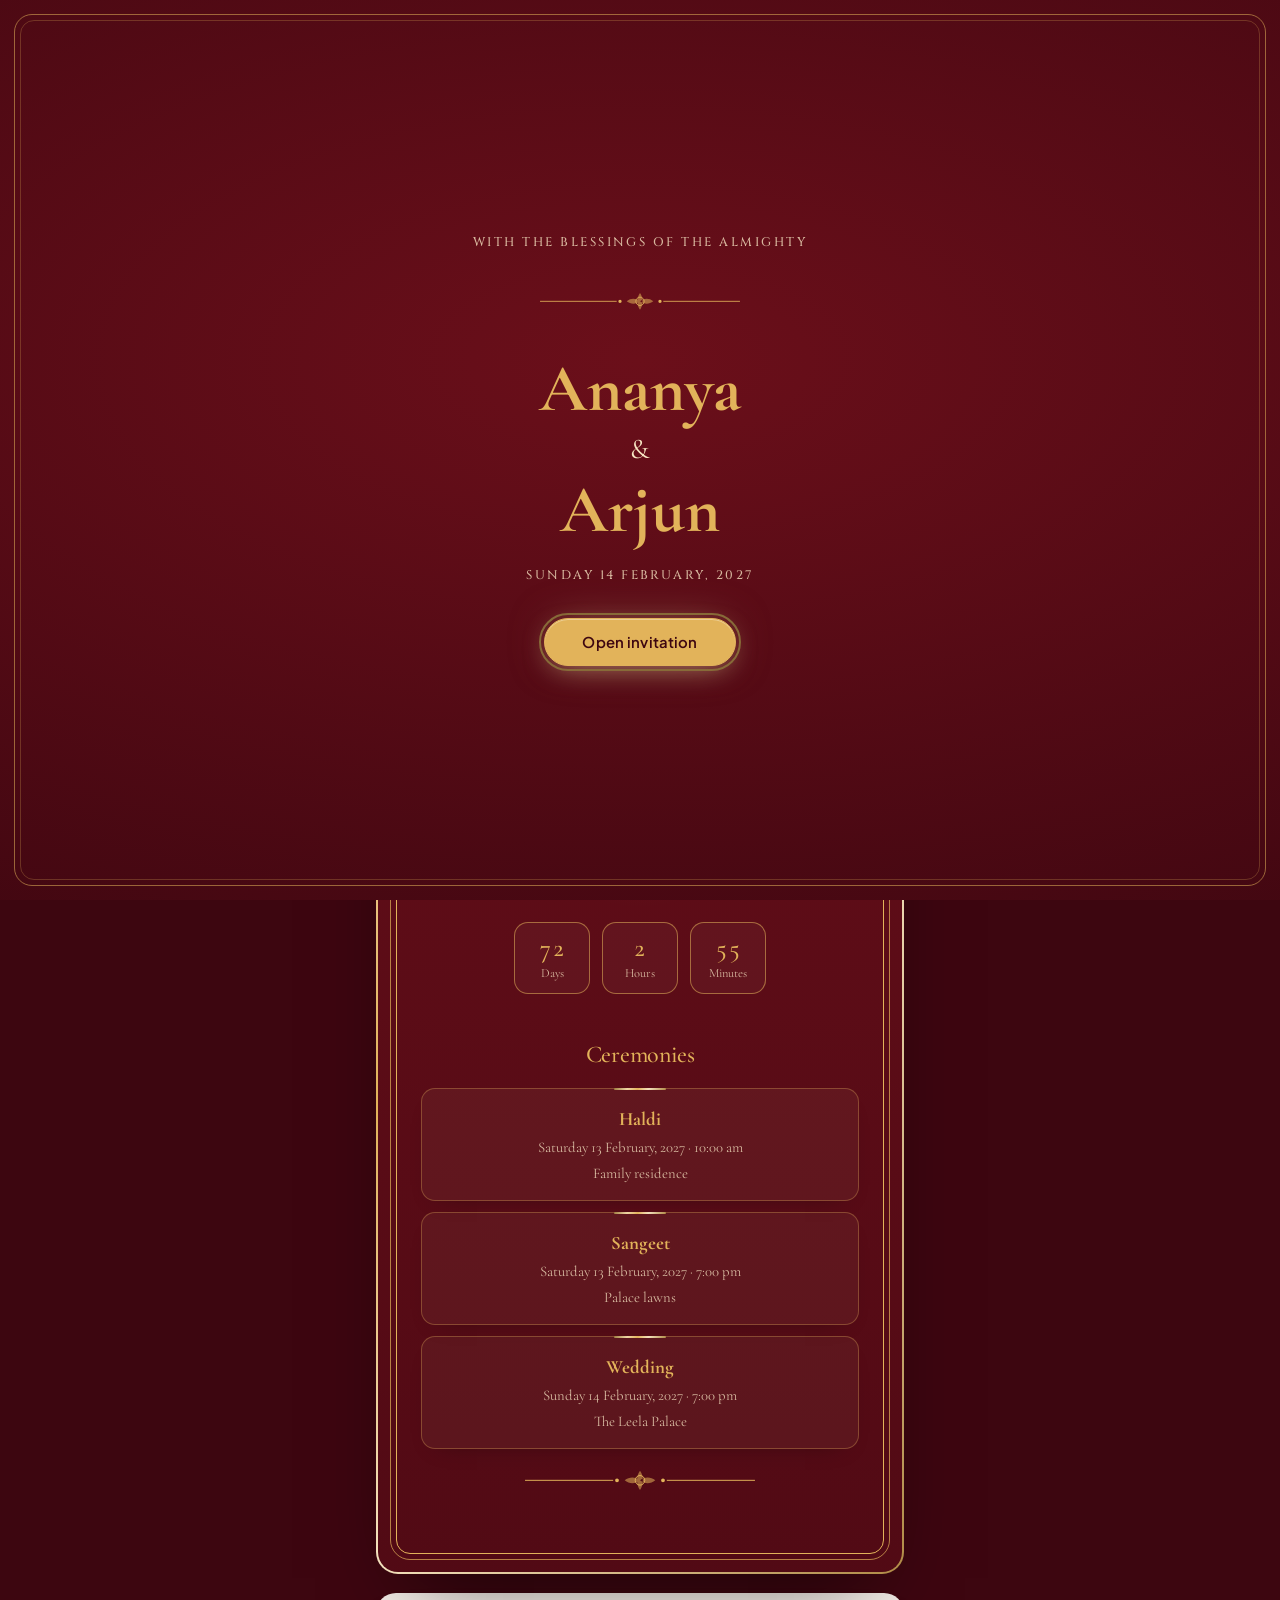
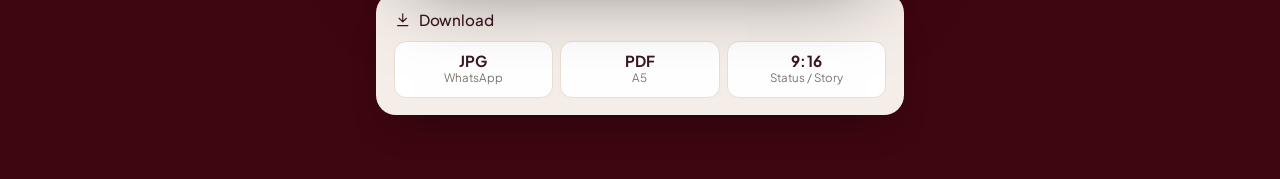
<file: invite.html>
<!doctype html>
<html lang="en">
<head>
  <meta charset="utf-8">
  <meta name="viewport" content="width=device-width, initial-scale=1">
  <title>Wedding Invitation</title>
  <meta property="og:title" content="You're invited to our wedding">
  <link rel="preconnect" href="https://fonts.googleapis.com">
  <link rel="preconnect" href="https://fonts.gstatic.com" crossorigin>
  <link rel="stylesheet" href="https://fonts.googleapis.com/css2?family=Cinzel:wght@400;500;600&family=Cormorant+Garamond:ital,wght@0,400;0,500;0,600;0,700;1,400;1,500&family=Plus+Jakarta+Sans:wght@400;500;600;700&display=swap">
  <link rel="stylesheet" href="css/style.css">
</head>
<body class="guest">
  <a class="skip" href="#main" data-i18n="skip_link">Skip to main content</a>
  <div class="cover" id="cover">
    <div class="cover-inner">
      <small id="cover-blessing"></small>
      <div id="cover-orn"></div>
      <div class="names" id="cover-names"></div>
      <small id="cover-date"></small>
      <button type="button" class="btn" id="open-btn"></button>
    </div>
  </div>

  <div class="guest-bar">
    <select id="guest-lang" class="lang-select" aria-label="Language"></select>
    <button type="button" class="btn small" id="watch"><i data-icon="play"></i><span id="watch-label"></span></button>
  </div>
  <main class="guest-main" id="main">
    <div id="invite"></div>
    <div class="guest-dl" id="downloads">
      <h3><i data-icon="download"></i><span id="dl-title"></span></h3>
      <div class="fmt-row">
        <button type="button" class="fmt" data-fmt="jpg"><b>JPG</b><span>WhatsApp</span></button>
        <button type="button" class="fmt" data-fmt="pdf"><b>PDF</b><span>A5</span></button>
        <button type="button" class="fmt" data-fmt="story"><b>9:16</b><span id="dl-story"></span></button>
      </div>
    </div>
  </main>

  <div class="player" id="player" role="dialog" aria-modal="true" aria-label="Video" hidden>
    <canvas id="player-canvas"></canvas>
    <button type="button" class="btn small ghost close" id="player-close" style="background:#fff;color:#1d1512"><i data-icon="close"></i><span id="close-label"></span></button>
  </div>

  <script src="js/vendor/motion.js"></script>
  <script src="js/i18n.js"></script>
  <script src="js/scenes.js"></script>
  <script src="js/invite.js"></script>
  <script src="js/video.js"></script>
  <script src="js/vendor/html-to-image.js"></script>
  <script src="js/vendor/qr-code-styling.js"></script>
  <script src="js/ui.js"></script>
  <script src="js/qr.js"></script>
  <script src="js/export.js"></script>
  <script>
    hydrateIcons();
    const params = new URLSearchParams(location.hash.slice(1));
    const data = decodeInvite(params.get("d") || "") || SAMPLE;
    if (!TEMPLATES[data.t]) data.t = "royal";
    const select = document.getElementById("guest-lang");
    let lang = LANGS[params.get("l")] ? params.get("l") : (LANGS[data.l] ? data.l : "en");
    const player = new InviteVideo(document.getElementById("player-canvas"), data, lang);
    applyPalette(document.body, data.t);
    document.querySelector('meta[property="og:title"]').content = `${data.b || ""} & ${data.g || ""}`;

    function render() {
      setPageLang(lang);
      document.body.style.setProperty("--script-font", `"${LANGS[lang].font}"`);
      renderInvite(document.getElementById("invite"), data, lang);
      document.getElementById("watch-label").textContent = t(lang, "inv_watch");
      document.querySelector(".skip").textContent = t(lang, "skip_link");
      document.getElementById("close-label").textContent = t(lang, "inv_close");
      document.getElementById("dl-title").textContent = t(lang, "dl_title");
      document.getElementById("dl-story").textContent = t(lang, "dl_story");
      if (data.b || data.g) document.title = `${data.b || ""} & ${data.g || ""}`;
      const cover = document.getElementById("cover");
      if (cover) {
        cover.lang = lang; cover.dir = LANGS[lang].dir;
        document.getElementById("cover-blessing").textContent = t(lang, "inv_blessing");
        document.getElementById("cover-orn").innerHTML = ornamentSvg(tpl(data.t).orn);
        document.getElementById("cover-names").innerHTML = `${esc(data.b)}<span>${esc(t(lang, "inv_and"))}</span>${esc(data.g)}`;
        document.getElementById("cover-date").textContent = fmtDate(lang, data.d);
        document.getElementById("open-btn").textContent = t(lang, "inv_open");
      }
      player.set(data, lang);
    }

    fillLangSelect(select, lang);
    select.addEventListener("change", () => { lang = select.value; FX.swap(document.getElementById("invite"), render); });
    document.getElementById("open-btn").addEventListener("click", () =>
      FX.openCover(document.getElementById("cover"), document.getElementById("invite")));

    const box = document.getElementById("player");
    const watchBtn = document.getElementById("watch");
    const closeBtn = document.getElementById("player-close");
    function closePlayer() {
      if (box.hidden) return;
      player.stop();
      box.hidden = true;
      watchBtn.focus();
    }
    watchBtn.addEventListener("click", async () => {
      box.hidden = false;
      closeBtn.focus();
      FX.pop(box.querySelector("canvas"));
      await player.prepare();
      await player.playWithMusic();
    });
    closeBtn.addEventListener("click", closePlayer);
    box.addEventListener("click", (e) => { if (e.target === box) closePlayer(); });
    document.addEventListener("keydown", (e) => {
      if (e.key === "Escape") closePlayer();
      if (e.key === "Tab" && !box.hidden) { e.preventDefault(); closeBtn.focus(); } // keep focus inside the dialog
    });
    document.getElementById("open-btn").focus();

    bindDownloads(document.getElementById("downloads"), () => ({ data, lang }));
    render();
  </script>
</body>
</html>
</file>
<file: css/style.css>
/* ---------- tokens ---------- */
/* Palette: Ethereal Ivory (light) and Rich Espresso (mid-dark).
 * Light: alabaster paper, espresso ink, champagne gold, soft rose tint.
 * Dark:  obsidian slate, elevated charcoal, luminous antique gold, rose-gold highlights.
 * --gold is decorative (fills, hairlines); --accent is the text-safe variant (>= 4.5:1 on --bg). */
:root {
  /* surfaces */
  --bg: #FBF9F5;
  --surface: #FFFFFF;
  --surface-2: #F5F1E9;
  --line: rgba(197, 168, 128, .34);
  --card-line: rgba(197, 168, 128, .15);
  --card-border: 1px solid var(--card-line);
  /* type */
  --ink: #1A1816;
  --muted: #7A736D;
  /* accents */
  --gold: #C5A880;
  --gold-soft: #E7DAC3;
  --accent: #876A38;
  --accent-ink: #FFFFFF;
  --accent-soft: #EAD5D0;
  --rose: #EAD5D0;
  --blush: #F4E8E4;
  --sage: #F1ECE1;
  --danger: #B3261E;
  --wa: #1A8D4C;
  /* gold foil + primary button */
  --foil: linear-gradient(120deg, #A88B5E 0%, #DCC6A0 24%, #F3E6CC 40%, #C5A880 56%, #E4D1AE 76%, #AC8F62 100%);
  --foil-rose: linear-gradient(120deg, #B98F86 0%, #EAD5D0 32%, #F8EBE7 46%, #D2AEA6 66%, #B58A81 100%);
  --foil-text: linear-gradient(110deg, #7C5F30 0%, #B8955A 38%, #D2B685 54%, #9C7A44 100%);
  --btn-bg: linear-gradient(135deg, #D9C29C 0%, #C5A880 52%, #B79868 100%);
  --btn-ink: #1A1816;
  --btn-edge: #B39466;
  --glow: rgba(197, 168, 128, .55);
  --floral-opacity: .5;
  /* depth: warm espresso shadows, never grey */
  --shadow-sm: 0 1px 2px rgba(26, 24, 22, .04), 0 3px 10px -4px rgba(26, 24, 22, .07);
  --shadow: 0 1px 2px rgba(26, 24, 22, .04), 0 18px 40px -18px rgba(26, 24, 22, .2);
  --shadow-lg: 0 2px 6px rgba(26, 24, 22, .05), 0 50px 90px -40px rgba(26, 24, 22, .4);
  /* type + shape + motion */
  --ui-font: "Plus Jakarta Sans", system-ui, sans-serif;
  --display-font: "Cormorant Garamond", "Playfair Display", Georgia, serif;
  --royal-font: "Cinzel", "Cormorant Garamond", Georgia, serif;
  --script-font: "Plus Jakarta Sans";
  --r-sm: 12px;
  --r: 20px;
  --r-lg: 30px;
  --ease: cubic-bezier(.16, 1, .3, 1);
  --wrap: 1200px;
  --gutter: clamp(16px, 4vw, 40px);
  color-scheme: light;
}
/* Mid-dark: opt-in via the top-bar toggle (light is the default). */
:root[data-theme="dark"] {
  --bg: #161412; --surface: #262320; --surface-2: #1D1A18;
  --line: rgba(197, 168, 128, .22); --card-line: rgba(197, 168, 128, .2);
  --ink: #FBF9F5; --muted: #A8A29E;
  --gold: #D4AF37; --gold-soft: #4A3F2A; --accent: #D4AF37; --accent-ink: #161412; --accent-soft: #3A2C29;
  --rose: #B76E79; --blush: #2E2322; --sage: #211E1A; --danger: #FF8A80;
  --foil: linear-gradient(120deg, #9C7C26 0%, #DDBF5A 24%, #F4E3A1 40%, #D4AF37 56%, #EBD27A 76%, #A8872B 100%);
  --foil-rose: linear-gradient(120deg, #9A5A64 0%, #D49AA2 32%, #F0C9C9 46%, #B76E79 66%, #8E525C 100%);
  --foil-text: linear-gradient(110deg, #C9A227 0%, #F1DC8A 45%, #D4AF37 70%, #B8942A 100%);
  --btn-bg: linear-gradient(135deg, #E6C968 0%, #D4AF37 52%, #B8942A 100%);
  --btn-ink: #161412; --btn-edge: #E0BE4C;
  --glow: rgba(212, 175, 55, .4); --floral-opacity: .3;
  --shadow-sm: 0 1px 2px rgba(0, 0, 0, .3), 0 2px 8px -2px rgba(0, 0, 0, .4);
  --shadow: 0 1px 2px rgba(0, 0, 0, .3), 0 18px 40px -18px rgba(0, 0, 0, .7);
  --shadow-lg: 0 2px 6px rgba(0, 0, 0, .3), 0 50px 90px -40px rgba(0, 0, 0, .9);
  color-scheme: dark;
}

/* ---------- base ---------- */
* { box-sizing: border-box; }
[hidden] { display: none !important; }
button, a, label, select, input[type="checkbox"] { touch-action: manipulation; }
button:not([disabled]), [role="button"], label.check, select { cursor: pointer; }
.skip { position: fixed; left: 16px; top: -80px; z-index: 100; padding: .7em 1.1em; border-radius: 999px; background: var(--ink); color: var(--bg); font: 600 .9rem/1 var(--ui-font); text-decoration: none; transition: top .2s var(--ease); }
.skip:focus { top: 12px; }
.sr-only { position: absolute; width: 1px; height: 1px; padding: 0; margin: -1px; overflow: hidden; clip: rect(0 0 0 0); white-space: nowrap; border: 0; }
.toast { position: fixed; left: 50%; bottom: 24px; z-index: 60; display: flex; align-items: center; gap: 1rem; padding: .55rem .6rem .55rem 1.1rem; border-radius: 999px; background: var(--ink); color: var(--bg); box-shadow: var(--shadow-lg); font-size: .92rem; transform: translateX(-50%); max-width: calc(100vw - 32px); }
.toast button { border: 0; border-radius: 999px; padding: .5em 1em; min-height: 36px; background: color-mix(in srgb, var(--bg) 16%, transparent); color: var(--bg); font: 600 .85rem/1 var(--ui-font); }
.toast button:hover { background: color-mix(in srgb, var(--bg) 26%, transparent); }
.field-error { color: var(--danger); font-size: .82rem; }
[aria-invalid="true"] { border-color: var(--danger) !important; }
.empty { padding: 1rem; border-radius: var(--r-sm); border: 1px dashed var(--line); color: var(--muted); font-size: .92rem; text-align: center; }
.saved { display: inline-flex; align-items: center; gap: .4em; font-size: .8rem; color: var(--muted); opacity: 0; transition: opacity .4s var(--ease); }
.saved.on { opacity: 1; }
.saved i { width: 7px; height: 7px; border-radius: 50%; background: var(--wa); }
.editor-head { display: flex; align-items: baseline; justify-content: space-between; gap: 1rem; flex-wrap: wrap; }

html, body { margin: 0; }
/* Buttery theme switch: theme.js adds .theme-anim for the duration of the cross-fade only. */
html.theme-anim, html.theme-anim *, html.theme-anim *::before, html.theme-anim *::after {
  transition: background-color .7s var(--ease), border-color .7s var(--ease), color .7s var(--ease), fill .7s var(--ease), stroke .7s var(--ease), box-shadow .7s var(--ease), opacity .7s var(--ease) !important;
}
html { scroll-behavior: smooth; scroll-padding-top: 80px; }
body {
  background: var(--bg); color: var(--ink);
  font: 400 16px/1.65 var(--script-font), var(--ui-font);
  -webkit-font-smoothing: antialiased; text-rendering: optimizeLegibility;
  caret-color: var(--accent);
}
/* scrollbars are hidden everywhere; scrolling itself still works */
html, body, * { scrollbar-width: none; }
*::-webkit-scrollbar { display: none; width: 0; height: 0; }
html[lang="en"] body { font-family: var(--ui-font); }
::selection { background: color-mix(in srgb, var(--accent) 24%, transparent); color: inherit; }
a { color: inherit; text-underline-offset: .22em; text-decoration-thickness: 1px; }
img, svg, canvas, video { display: block; max-width: 100%; }
h1, h2, h3 { font-family: var(--script-font), var(--display-font); font-weight: 600; line-height: 1.12; margin: 0; text-wrap: balance; letter-spacing: -.01em; }
html[lang="en"] :is(h1, h2, h3) { font-family: var(--display-font); font-weight: 500; letter-spacing: -.01em; }
html[lang="en"] :is(h1, h2) em { font-style: italic; font-weight: 500; color: var(--accent); }
p { margin: 0; text-wrap: pretty; }
:focus-visible { outline: 2px solid var(--accent); outline-offset: 3px; border-radius: 6px; }
.wrap { max-width: var(--wrap); margin-inline: auto; padding-inline: var(--gutter); }
.icon { width: 1.15em; height: 1.15em; flex: none; stroke: currentColor; fill: none; stroke-width: 1.6; stroke-linecap: round; stroke-linejoin: round; }

/* ---------- buttons & controls ---------- */
.btn {
  position: relative; overflow: hidden; isolation: isolate;
  display: inline-flex; align-items: center; justify-content: center; gap: .55em;
  min-height: 48px; padding: 0 1.5em; border-radius: 999px;
  background: var(--btn-bg); color: var(--btn-ink); border: 1px solid var(--btn-edge);
  /* soft radial glow behind the primary CTA */
  box-shadow: inset 0 1px 0 rgba(255, 255, 255, .35), 0 8px 26px -6px var(--glow), 0 0 44px -10px var(--glow);
  font: 600 .93rem/1 var(--ui-font); letter-spacing: .01em; text-decoration: none; cursor: pointer; white-space: nowrap;
  transition: transform .5s var(--ease), box-shadow .5s var(--ease), background-color .3s var(--ease), border-color .3s var(--ease);
}
/* Gentle foil shimmer that sweeps across on hover. */
.btn::after, .inv-btn::after {
  content: ""; position: absolute; inset: -1px; z-index: -1; pointer-events: none;
  background: linear-gradient(105deg, transparent 30%, rgba(255, 244, 214, .45) 48%, rgba(255, 255, 255, .7) 50%, rgba(255, 244, 214, .45) 52%, transparent 70%);
  transform: translateX(-120%); transition: transform .9s var(--ease);
}
.btn:hover::after, .inv-btn:hover::after, .btn:focus-visible::after, .inv-btn:focus-visible::after { transform: translateX(120%); }
html:not([lang="en"]) .btn { font-family: var(--script-font), var(--ui-font); }
.btn:hover { transform: translateY(-2px); box-shadow: inset 0 1px 0 rgba(255, 255, 255, .4), 0 0 0 3px color-mix(in srgb, var(--gold) 22%, transparent), 0 14px 34px -6px var(--glow), 0 0 64px -8px var(--glow); }
.btn:active { transform: translateY(0) scale(.98); box-shadow: 0 4px 14px -6px var(--glow); }
.btn.ghost { background: color-mix(in srgb, var(--surface) 70%, transparent); color: var(--ink); border-color: color-mix(in srgb, var(--gold) 55%, var(--line)); box-shadow: none; }
.btn.ghost::after { background: linear-gradient(105deg, transparent 30%, color-mix(in srgb, var(--gold) 22%, transparent) 50%, transparent 70%); }
.btn.ghost:hover { border-color: var(--gold); box-shadow: 0 0 0 3px color-mix(in srgb, var(--gold) 16%, transparent), 0 10px 26px -12px var(--glow); }
.btn.small { min-height: 40px; padding: 0 1.1em; font-size: .86rem; }
.btn.wa { background: var(--wa); border-color: var(--wa); color: #fff; box-shadow: inset 0 1px 0 rgba(255, 255, 255, .14); }
.btn[disabled] { opacity: .55; box-shadow: none; cursor: progress; transform: none; box-shadow: none; }
.link-btn { background: none; border: 0; padding: .4em; color: var(--muted); cursor: pointer; font: inherit; font-size: .85rem; border-radius: 8px; display: inline-flex; align-items: center; gap: .3em; }
.link-btn:hover { color: var(--accent); }
select, input, textarea {
  font: inherit; font-size: .95rem; color: var(--ink); background: var(--surface);
  border: 1px solid var(--line); border-radius: var(--r-sm); padding: .7em .9em; width: 100%;
  transition: border-color .35s var(--ease), box-shadow .35s var(--ease), background-color .35s var(--ease);
}
select:hover, input:hover, textarea:hover { border-color: color-mix(in srgb, var(--ink) 30%, var(--line)); }
select:focus, input:focus, textarea:focus { outline: none; border-color: var(--gold); box-shadow: 0 0 0 4px color-mix(in srgb, var(--gold) 20%, transparent); }
::placeholder { color: color-mix(in srgb, var(--muted) 75%, transparent); }

/* ---------- top bar ---------- */
.topbar { position: sticky; top: 0; z-index: 20; background: color-mix(in srgb, var(--bg) 86%, transparent); backdrop-filter: saturate(1.4) blur(14px); }
.topbar::after { content: ""; position: absolute; left: 0; right: 0; bottom: 0; height: 1px; background: var(--foil); opacity: .55; }
.topbar .wrap { display: flex; align-items: center; justify-content: space-between; gap: 1rem; min-height: 70px; }
.brand { display: inline-flex; align-items: center; gap: .6rem; font: 500 1.08rem/1 var(--royal-font); letter-spacing: .08em; text-decoration: none; color: var(--accent); white-space: nowrap; }
.brand svg { width: 30px; height: 30px; color: var(--gold); }
.topbar nav { display: flex; align-items: center; gap: 1.4rem; }
.topbar .nav-links a:not(.btn) { text-decoration: none; color: var(--muted); font-size: .9rem; position: relative; }
.topbar .nav-links a:not(.btn)::after { content: ""; position: absolute; left: 0; right: 0; bottom: -4px; height: 1px; background: var(--gold); transform: scaleX(0); transform-origin: left; transition: transform .35s var(--ease); }
.topbar .nav-links a:not(.btn):hover { color: var(--ink); }
.topbar .nav-links a:not(.btn):hover::after { transform: scaleX(1); }
.lang-select { width: auto; min-height: 38px; padding: .3em 2em .3em .8em; border-radius: 999px; font-size: .9rem; }
.theme-toggle { position: relative; flex: none; width: 40px; height: 40px; padding: 0; display: inline-grid; place-items: center; border-radius: 50%; background: var(--surface); color: var(--accent); border: var(--card-border); border-color: color-mix(in srgb, var(--gold) 40%, transparent); transition: transform .5s var(--ease), box-shadow .5s var(--ease), border-color .3s var(--ease); }
.theme-toggle:hover { transform: translateY(-2px); border-color: var(--gold); box-shadow: 0 8px 22px -8px var(--glow); }
.theme-toggle .icon { grid-area: 1 / 1; width: 19px; height: 19px; transition: transform .7s var(--ease), opacity .5s var(--ease); }
.theme-toggle .icon:first-child { opacity: 0; transform: rotate(-70deg) scale(.5); }
:root[data-theme="dark"] .theme-toggle .icon:first-child { opacity: 1; transform: none; }
:root[data-theme="dark"] .theme-toggle .icon:last-child { opacity: 0; transform: rotate(70deg) scale(.5); }
@media (pointer: coarse), (max-width: 960px) { .theme-toggle { width: 44px; height: 44px; } }
.nav-links { display: contents; }
.nav-tools { display: contents; }
.burger { display: none; flex: none; width: 44px; height: 44px; padding: 0; place-items: center; border-radius: 50%; background: var(--surface); color: var(--accent); border: var(--card-border); border-color: color-mix(in srgb, var(--gold) 40%, transparent); transition: transform .5s var(--ease), box-shadow .5s var(--ease), border-color .3s var(--ease); }
.burger:hover { transform: translateY(-2px); border-color: var(--gold); box-shadow: 0 8px 22px -8px var(--glow); }
.burger .icon { grid-area: 1 / 1; width: 21px; height: 21px; transition: transform .6s var(--ease), opacity .4s var(--ease); }
.burger .icon:last-child { opacity: 0; transform: rotate(-70deg) scale(.5); }
.topbar.open .burger .icon:first-child { opacity: 0; transform: rotate(70deg) scale(.5); }
.topbar.open .burger .icon:last-child { opacity: 1; transform: none; }
.menu-cta { display: none !important; }
@media (max-width: 960px) {
  .topbar nav { gap: .6rem; }
  .burger { display: inline-grid; }
  .nav-links { position: absolute; top: 100%; left: 0; right: 0; display: flex; flex-direction: column; padding: .4rem var(--gutter) 1.4rem; background: var(--bg); border-bottom: 1px solid var(--line); box-shadow: var(--shadow); opacity: 0; visibility: hidden; transform: translateY(-10px); pointer-events: none; transition: opacity .45s var(--ease), transform .45s var(--ease), visibility 0s .45s; }
  .topbar.open .nav-links { opacity: 1; visibility: visible; transform: none; pointer-events: auto; transition-delay: 0s; }
  .topbar .nav-links a:not(.btn) { padding: 1rem 0; font: 500 1.5rem/1.2 var(--display-font); color: var(--ink); border-bottom: 1px solid var(--line); }
  .topbar .nav-links a:not(.btn)::after { display: none; }
  .nav-links .menu-cta { margin-top: 1.2rem; }
  .nav-tools { display: flex; align-items: center; gap: .8rem; margin-top: 1.4rem; }
  .nav-tools .lang-select { flex: 1; min-height: 48px; font-size: 1rem; }
  .nav-tools .theme-toggle { width: 48px; height: 48px; }
}
@media (max-width: 560px) { .topbar nav > .btn { display: none; } .menu-cta { display: inline-flex !important; } }


/* ---------- landing: hero ---------- */
.hero { position: relative; min-height: calc(100svh - 70px); display: grid; align-items: center; padding-block: clamp(40px, 8vh, 96px) clamp(72px, 12vh, 120px); overflow: hidden; isolation: isolate;
  background: radial-gradient(46% 60% at 78% 46%, color-mix(in srgb, var(--gold) 22%, transparent), transparent 72%), radial-gradient(42% 48% at 4% 8%, color-mix(in srgb, var(--blush) 95%, transparent), transparent 70%), radial-gradient(50% 40% at 14% 100%, color-mix(in srgb, var(--sage) 90%, transparent), transparent 70%); }
.hero .wrap { display: grid; grid-template-columns: minmax(0, 1.05fr) minmax(0, .95fr); gap: clamp(32px, 6vw, 88px); align-items: center; }
.hero h1 { font-size: clamp(2.8rem, 5.6vw, 5.1rem); line-height: 1.03; letter-spacing: -.022em; max-width: 11.5em; }
html:not([lang="en"]) .hero h1 { font-size: clamp(2.1rem, 4.6vw, 3.9rem); line-height: 1.25; }
.hero h1 em { font-style: italic; color: var(--accent); }
.hero-sub { margin-top: 1.8rem; font-size: clamp(1.02rem, 1.4vw, 1.15rem); color: var(--muted); max-width: 31em; }
.hero-cta { display: flex; gap: .8rem; flex-wrap: wrap; margin-top: 2.4rem; }
/* three quiet proof points under the buttons */
.hero-points { list-style: none; margin: 2.8rem 0 0; padding: 1.5rem 0 0; display: flex; flex-wrap: wrap; gap: .9rem 2.2rem; border-top: 1px solid var(--line); }
.hero-points li { display: inline-flex; align-items: center; gap: .65rem; font-size: .92rem; color: var(--muted); }
.hero-points .icon { width: 20px; height: 20px; padding: 7px; box-sizing: content-box; border-radius: 50%; color: var(--accent); background: color-mix(in srgb, var(--gold) 16%, transparent); border: 1px solid color-mix(in srgb, var(--gold) 40%, transparent); }

/* stage: phone, tilted card, slow orbit rings and twinkles, all drifting a little with the pointer */
.stage { position: relative; display: grid; place-items: center; min-height: 600px; isolation: isolate; }
.orbit { position: absolute; left: 56%; top: 50%; z-index: -1; border-radius: 50%; border: 1px solid color-mix(in srgb, var(--gold) 55%, transparent); pointer-events: none; translate: calc(var(--px, 0) * 8px) calc(var(--py, 0) * 6px); transition: translate .8s var(--ease); }
.orbit.o1 { width: min(520px, 92%); aspect-ratio: 1; margin: calc(min(520px, 92%) / -2) 0 0 calc(min(520px, 92%) / -2); }
.orbit.o2 { width: min(660px, 118%); aspect-ratio: 1; margin: calc(min(660px, 118%) / -2) 0 0 calc(min(660px, 118%) / -2); border-style: dashed; border-color: color-mix(in srgb, var(--gold) 38%, transparent); animation: spin 90s linear infinite; }
.orbit::after { content: ""; position: absolute; top: 12%; left: 14%; width: 9px; height: 9px; border-radius: 50%; background: var(--gold); box-shadow: 0 0 0 5px color-mix(in srgb, var(--gold) 22%, transparent), 0 0 18px var(--glow); }
.orbit.o2::after { top: auto; bottom: 10%; left: auto; right: 16%; width: 6px; height: 6px; }
@keyframes spin { to { transform: rotate(360deg); } }
.spark { position: absolute; z-index: 4; width: 14px; height: 14px; pointer-events: none; color: var(--gold); animation: twinkle 3.6s ease-in-out infinite; }
.spark::before, .spark::after { content: ""; position: absolute; left: 50%; top: 50%; background: currentColor; border-radius: 2px; transform: translate(-50%, -50%); }
.spark::before { width: 100%; height: 1.5px; } .spark::after { width: 1.5px; height: 100%; }
.spark.s1 { top: 9%; right: 12%; } .spark.s2 { top: 30%; left: 4%; width: 10px; height: 10px; animation-delay: -1.2s; } .spark.s3 { bottom: 14%; left: 16%; animation-delay: -2.3s; } .spark.s4 { bottom: 30%; right: 0; width: 10px; height: 10px; animation-delay: -.6s; }
@keyframes twinkle { 0%, 100% { opacity: .25; transform: scale(.6) rotate(0); } 50% { opacity: 1; transform: scale(1.15) rotate(45deg); } }
.stage .back-card { position: absolute; width: min(70%, 330px); transform: translate(-34%, 4%) rotate(-7deg); translate: calc(var(--px, 0) * -18px) calc(var(--py, 0) * -12px); transition: translate .8s var(--ease); filter: saturate(.95); box-shadow: var(--shadow-lg); border-radius: 22px; }
.stage .back-card .invite { font-size: 9.5px; }
.phone { position: relative; width: min(78%, 300px); aspect-ratio: 9 / 18.6; border-radius: 44px; padding: 10px; background: #160d10; box-shadow: var(--shadow-lg), 0 40px 80px -30px var(--glow), inset 0 0 0 1.5px #5b4630, 0 0 0 1px color-mix(in srgb, var(--gold) 45%, transparent); transform: translateX(16%); translate: calc(var(--px, 0) * 12px) calc(var(--py, 0) * 9px); transition: translate .8s var(--ease); }
.phone::before { content: ""; position: absolute; top: 18px; left: 50%; width: 84px; height: 22px; margin-left: -42px; border-radius: 99px; background: #0d0b0a; z-index: 2; }
.phone canvas, .phone video { width: 100%; height: 100%; object-fit: cover; border-radius: 34px; background: #222; }
.phone-play { position: absolute; z-index: 3; right: -10px; bottom: 56px; display: inline-flex; align-items: center; gap: .45em; padding: .6em 1em; border-radius: 999px; background: var(--surface); color: var(--ink); border: 1px solid color-mix(in srgb, var(--gold) 50%, var(--line)); font: 600 .8rem/1 var(--ui-font); box-shadow: var(--shadow); }
.phone-play .dot { width: 8px; height: 8px; border-radius: 50%; background: #d33; animation: pulse 1.6s ease-in-out infinite; }
@keyframes pulse { 50% { opacity: .35; } }
/* scroll cue */
.scroll-cue { position: absolute; left: 50%; bottom: 26px; width: 22px; height: 38px; margin-left: -11px; border-radius: 12px; border: 1px solid color-mix(in srgb, var(--gold) 70%, transparent); opacity: .85; }
.scroll-cue::after { content: ""; position: absolute; left: 50%; top: 7px; width: 3px; height: 8px; margin-left: -1.5px; border-radius: 2px; background: var(--gold); animation: cue 2s var(--ease) infinite; }
@keyframes cue { 0% { transform: translateY(0); opacity: 1; } 70%, 100% { transform: translateY(14px); opacity: 0; } }
@media (max-width: 900px) {
  .hero { min-height: 0; padding-bottom: 56px; }
  .hero .wrap { grid-template-columns: minmax(0, 1fr); }
  .stage { min-height: 500px; }
  .scroll-cue { display: none; }
}
@media (max-width: 480px) { .hero .eyebrow { line-height: 1.6; align-items: flex-start; } .hero .eyebrow::before { margin-top: .8em; flex: none; } .hero-points { gap: .7rem 1.4rem; } .hero-points li { font-size: .86rem; } .stage { min-height: 460px; } }
@media (prefers-reduced-motion: reduce) { .orbit.o2, .scroll-cue::after, .spark { animation: none !important; } .spark { opacity: .7; } }

/* ---------- landing: sections ---------- */
.section { position: relative; isolation: isolate; overflow-x: clip; padding-block: clamp(72px, 9vw, 124px); }
.section-head { max-width: 40rem; margin-bottom: clamp(40px, 6vw, 72px); }
.section-head.center { margin-inline: auto; text-align: center; }
.section-head h2 { font-size: clamp(2.2rem, 4.2vw, 3.5rem); line-height: 1.08; letter-spacing: -.015em; }
html:not([lang="en"]) .section-head h2 { font-size: clamp(1.7rem, 3.2vw, 2.6rem); line-height: 1.3; }
.section-head p { margin-top: 1.1rem; color: var(--muted); font-size: 1.06rem; }
.band { background: linear-gradient(180deg, var(--surface-2), color-mix(in srgb, var(--surface-2) 60%, var(--bg))); }
.band::before, .band::after { content: ""; position: absolute; left: 0; right: 0; height: 1px; background: var(--foil); opacity: .45; }
.band::before { top: 0; } .band::after { bottom: 0; }

/* Languages: a big script headline for the language on show, the card beside it, and a drifting marquee of every language below */
#languages { padding-block: clamp(28px, 5vh, 56px); }
.lang-demo { display: grid; grid-template-columns: minmax(0, 1fr) auto; gap: 24px clamp(32px, 7vw, 104px); align-items: center; min-height: calc(100svh - 150px); }
.lang-copy { display: flex; flex-direction: column; justify-content: center; gap: clamp(12px, 2.5vh, 28px); min-width: 0; }
.lang-copy .section-head { margin-bottom: 0; }
.lang-copy .section-head p { margin-top: .7rem; }
.lang-copy .section-head h2 { font-size: clamp(2rem, min(3.6vw, 6.4vh), 3.1rem); }
.lang-hero { display: grid; gap: .6rem; }
.lh-name { display: block; min-height: 1.5em; padding-block: .08em; font-size: clamp(3.4rem, min(7vw, 13vh), 6.5rem); line-height: 1.3; font-weight: 500; background: var(--foil-text); -webkit-background-clip: text; background-clip: text; color: transparent; overflow-wrap: anywhere; }
.lh-count { display: flex; align-items: center; gap: .9rem; font: 600 .74rem/1 var(--royal-font); letter-spacing: .28em; color: var(--accent); font-variant-numeric: tabular-nums; }
.lh-count::after { content: ""; flex: 0 1 120px; height: 1px; background: var(--foil); }
.demo-card { position: relative; isolation: isolate; }
/* the card fits the screen; longer invites scroll inside it, with the scrollbar hidden */
.demo-card > div { max-height: calc(100svh - 190px); min-height: 420px; overflow-y: auto; overscroll-behavior: auto; scrollbar-width: none; border-radius: 24px; }
.demo-card > div::-webkit-scrollbar { display: none; }
.demo-card::before { content: ""; position: absolute; inset: 0; z-index: -1; border-radius: 24px; border: 1px solid color-mix(in srgb, var(--gold) 65%, transparent); transform: translate(16px, 16px) rotate(2.5deg); }
.demo-card::after { content: "13"; position: absolute; z-index: -2; right: -.18em; bottom: -.32em; font: italic 500 clamp(9rem, 18vw, 15rem)/1 var(--display-font); background: var(--foil); -webkit-background-clip: text; background-clip: text; color: transparent; opacity: .22; pointer-events: none; }
.demo-card { --fs: clamp(9px, calc((100svh - 170px) * .0158), 11px); width: calc(var(--fs) * 26); justify-self: center; }
.demo-card .invite { box-shadow: var(--shadow-lg); font-size: var(--fs); }

.lang-marquee { display: grid; gap: 10px; padding-block: 4px; min-width: 0; -webkit-mask: linear-gradient(90deg, transparent, #000 10%, #000 90%, transparent); mask: linear-gradient(90deg, transparent, #000 10%, #000 90%, transparent); }
.lang-marquee[data-pre] .m-row { opacity: 0; }
.m-row { overflow: hidden; }
.m-track { display: flex; gap: 14px; width: max-content; padding-block: 6px 14px; animation: marquee 64s linear infinite; }
.m-row.rev .m-track { animation-direction: reverse; animation-duration: 78s; }
.lang-marquee:hover .m-track, .lang-marquee:focus-within .m-track, .lang-marquee.paused .m-track { animation-play-state: paused; }
@keyframes marquee { to { transform: translateX(calc(-50% - 7px)); } }
.m-track button { position: relative; isolation: isolate; display: inline-flex; align-items: baseline; gap: .8rem; padding: .85rem 1.5rem .8rem; border-radius: 999px; background: var(--surface); border: var(--card-border); color: var(--ink); font: inherit; white-space: nowrap; cursor: pointer; box-shadow: var(--shadow-sm); -webkit-tap-highlight-color: transparent; transition: transform .5s var(--ease), box-shadow .5s var(--ease), background-color .4s var(--ease); }
.m-track button::before { content: ""; position: absolute; inset: -1px; z-index: -1; border-radius: inherit; padding: 1px; background: var(--foil); opacity: 0; transition: opacity .5s var(--ease); -webkit-mask: linear-gradient(#000 0 0) content-box, linear-gradient(#000 0 0); -webkit-mask-composite: xor; mask: linear-gradient(#000 0 0) content-box exclude, linear-gradient(#000 0 0); }
.m-track .native { font-size: 1.45rem; line-height: 1.3; transition: color .4s var(--ease); }
.m-track .code { font: 600 .64rem/1 var(--royal-font); letter-spacing: .2em; text-transform: uppercase; color: var(--muted); transition: color .4s var(--ease); }
.m-track button:hover { transform: translateY(-3px); box-shadow: var(--shadow); }
.m-track button:hover::before { opacity: .7; }
.m-track button.on { background: radial-gradient(120% 140% at 0% 0%, color-mix(in srgb, var(--gold) 22%, var(--surface)), var(--surface) 75%); box-shadow: var(--shadow), 0 14px 32px -16px var(--glow); }
.m-track button.on::before { opacity: 1; }
.m-track button.on .native, .m-track button.on .code { color: var(--accent); }
@media (max-width: 900px) {
  .lang-demo { grid-template-columns: minmax(0, 1fr); gap: 24px; min-height: 0; align-items: start; }
  .demo-card > div { max-height: none; min-height: 0; overflow: visible; -webkit-mask: none; mask: none; }
  .lang-marquee { margin-inline: calc(50% - 50vw); }
  .lang-copy { display: contents; padding: 0; }
  .lang-copy .section-head { order: 1; margin-bottom: 0; }
  .lang-hero { order: 2; }
  .lang-marquee { order: 3; }
  .demo-card { order: 4; --fs: 11px; max-width: 100%; margin-inline: auto; }
  .lh-name { font-size: clamp(3.6rem, 17vw, 6rem); }
}
@media (max-width: 560px) {
  .m-track button { padding: .7rem 1.2rem .65rem; }
  .m-track .native { font-size: 1.25rem; }
  .demo-card::before { transform: translate(10px, 12px) rotate(2deg); }
  .demo-card { --fs: 10px; }
}
@media (prefers-reduced-motion: reduce) { .m-track { animation: none !important; } .m-row { overflow-x: auto; scrollbar-width: none; } }

/* Video: the phone on a glowing stage with orbit rings and floating chips; the copy fits beside it in one screen */
.video-sec { padding-block: clamp(28px, 5vh, 56px); }
.video-split { display: grid; grid-template-columns: minmax(0, .9fr) minmax(0, 1fr); gap: 24px clamp(32px, 7vw, 110px); align-items: center; min-height: calc(100svh - 150px); }
.video-stage { position: relative; isolation: isolate; display: grid; place-items: center; padding-block: 8px; }
.video-stage::before { content: ""; position: absolute; z-index: -2; inset: 4% 8%; border-radius: 50%; background: radial-gradient(closest-side, color-mix(in srgb, var(--gold) 34%, transparent), transparent); filter: blur(24px); }
.video-split .phone { transform: none; translate: none; width: min(78%, 300px, calc((100svh - 190px) * .484)); margin: 0; }
.vs-ring { position: absolute; z-index: -1; left: 50%; top: 50%; border-radius: 50%; border: 1px solid color-mix(in srgb, var(--gold) 55%, transparent); translate: -50% -50%; pointer-events: none; }
.vs-ring.r1 { width: min(112%, 440px); aspect-ratio: 1; animation: vs-spin 60s linear infinite; border-style: dashed; opacity: .6; }
.vs-ring.r2 { width: min(86%, 340px); aspect-ratio: 1; opacity: .5; }
@keyframes vs-spin { to { rotate: 360deg; } }
.vs-chip { position: absolute; z-index: 3; display: inline-flex; align-items: center; gap: .55em; padding: .6em 1em; border-radius: 999px; background: var(--surface); color: var(--ink); border: 1px solid color-mix(in srgb, var(--gold) 50%, var(--line)); font: 600 .78rem/1 var(--ui-font); letter-spacing: .04em; box-shadow: var(--shadow); animation: vs-float 6s ease-in-out infinite; }
.vs-chip .icon { width: 16px; height: 16px; color: var(--gold); }
.vs-a { left: 2%; top: 22%; } .vs-b { right: 0; bottom: 20%; animation-delay: -3s; }
@keyframes vs-float { 50% { transform: translateY(-8px); } }
.eq { display: inline-flex; align-items: flex-end; gap: 2px; height: 14px; }
.eq b { width: 3px; height: 100%; border-radius: 2px; background: var(--gold); transform-origin: bottom; animation: eq 1.1s ease-in-out infinite; }
.eq b:nth-child(2) { animation-delay: -.3s; } .eq b:nth-child(3) { animation-delay: -.6s; } .eq b:nth-child(4) { animation-delay: -.9s; }
@keyframes eq { 0%, 100% { transform: scaleY(.3); } 50% { transform: scaleY(1); } }
.video-copy .section-head { margin-bottom: 0; }
.facts { list-style: none; padding: 0; margin: clamp(18px, 3vh, 30px) 0; display: flex; flex-wrap: wrap; gap: .7rem; }
.facts li { display: inline-flex; align-items: center; gap: .6rem; padding: .7rem 1.1rem .7rem .9rem; border-radius: 999px; background: var(--surface); border: var(--card-border); box-shadow: var(--shadow-sm); transition: transform .5s var(--ease), box-shadow .5s var(--ease), border-color .5s var(--ease); }
.steps li { transition: transform .5s var(--ease), box-shadow .5s var(--ease), border-color .5s var(--ease); }
.facts li:hover, .steps li:hover { transform: translateY(-2px); box-shadow: var(--shadow); border-color: color-mix(in srgb, var(--gold) 45%, transparent); }
.facts .fn { font: 600 .66rem/1 var(--royal-font); letter-spacing: .2em; color: var(--accent); }
.facts .icon { width: 20px; height: 20px; color: var(--gold); }
.facts strong { font-weight: 600; font-size: .92rem; }
@media (max-width: 860px) { .video-split { grid-template-columns: 1fr; min-height: 0; } .video-split .phone { width: min(70%, 280px); } .vs-a { left: 6%; } .vs-b { right: 4%; } }
@media (prefers-reduced-motion: reduce) { .vs-ring, .vs-chip, .eq b { animation: none !important; } }
@media (max-width: 860px) { .video-split { grid-template-columns: 1fr; } .video-split .phone { width: min(70%, 280px); } }

/* Design carousel */
/* Designs fit one screen: card size follows the window height */
#designs { padding-block: clamp(24px, 4.5vh, 48px); }
#designs .section-head { margin-bottom: 0; }
#designs .section-head p { margin-top: .6rem; }
#designs .section-head .divider { display: none; }
#designs .section-head h2 { font-size: clamp(1.9rem, min(3.6vw, 6vh), 3rem); }
.carousel { --cw: clamp(150px, min(24vw, calc((100svh - 480px) / 1.5)), 292px); position: relative; isolation: isolate; margin-top: clamp(-8px, -1vw, 0px); }
.carousel::before { display: none; content: ""; position: absolute; left: 50%; top: 4%; width: min(900px, 120vw); height: 70%; transform: translateX(-50%); z-index: -1; pointer-events: none; background: radial-gradient(closest-side, color-mix(in srgb, var(--gold) 26%, transparent), transparent); filter: blur(10px); animation: glow-drift 9s ease-in-out infinite alternate; }
@keyframes glow-drift { from { transform: translateX(-54%) scale(.92); opacity: .7; } to { transform: translateX(-46%) scale(1.06); opacity: 1; } }
.car-track { position: relative; display: flex; align-items: center; gap: clamp(14px, 2vw, 28px); padding: clamp(18px, 3.5vh, 40px) calc(50% - var(--cw) / 2) clamp(48px, 9vh, 88px); overflow-x: auto; overflow-y: hidden; overscroll-behavior-x: contain; scroll-snap-type: x mandatory; scrollbar-width: none; perspective: 1400px; perspective-origin: 50% 40%; cursor: grab; -webkit-user-select: none; user-select: none; }
.car-track::-webkit-scrollbar { display: none; }
.car-track.grabbing { cursor: grabbing; }
.car-track[data-pre] .tile-preview { opacity: 0; }
.tile { position: relative; flex: 0 0 var(--cw); display: block; text-decoration: none; color: inherit; scroll-snap-align: center; transform-style: preserve-3d; will-change: transform, opacity; outline-offset: 6px; border-radius: var(--r); transition: filter .6s var(--ease); }
.tile-preview { position: relative; height: calc(var(--cw) * 1.5); border-radius: var(--r); overflow: hidden; box-shadow: none; padding: 1px; background: var(--foil); transition: box-shadow .7s var(--ease); }
.tile-preview .invite { font-size: calc(var(--cw) / 25); height: 100%; border-radius: calc(var(--r) - 1px); pointer-events: none; }
.tile-preview .invite-frame { height: 100%; }
/* a slow light sweep across the centred card, and again on hover */
.tile-preview::after { content: ""; position: absolute; inset: 0; pointer-events: none; background: linear-gradient(105deg, transparent 38%, rgba(255, 255, 255, .34) 50%, transparent 62%); transform: translateX(-130%); }
.tile.is-active .tile-preview { box-shadow: none; }
.tile.is-active .tile-preview::after { animation: sweep 1.6s var(--ease) .15s 1; }
.tile.is-active:hover .tile-preview::after { animation: sweep 1.2s var(--ease) 1; }
@keyframes sweep { from { transform: translateX(-130%); } to { transform: translateX(130%); } }
.car-btn { display: none !important; }
.car-meta { display: grid; grid-template-columns: minmax(0, 1fr); align-items: center; gap: clamp(12px, 3vw, 40px); width: min(560px, calc(100% - 2 * var(--gutter))); margin: 0 auto; }
.car-info { display: grid; justify-items: center; gap: .5rem; text-align: center; }
.car-count { font: 600 .74rem/1 var(--royal-font); letter-spacing: .28em; color: var(--accent); font-variant-numeric: tabular-nums; }
.car-name { font: 500 clamp(1.9rem, 3.4vw, 2.6rem)/1.1 var(--display-font) !important; letter-spacing: -.01em !important; min-height: 1.1em; }
.tile.is-active { cursor: pointer; }
.car-btn { display: inline-grid; place-items: center; width: 52px; height: 52px; padding: 0; border-radius: 50%; background: var(--surface); color: var(--accent); border: var(--card-border); border-color: color-mix(in srgb, var(--gold) 45%, transparent); box-shadow: var(--shadow-sm); transition: transform .5s var(--ease), box-shadow .5s var(--ease), border-color .3s var(--ease), opacity .3s; }
.car-btn .icon { width: 20px; height: 20px; transition: transform .5s var(--ease); }
.car-prev .icon { transform: scaleX(-1); }
.car-btn:hover:not(:disabled) { transform: translateY(-2px); border-color: var(--gold); box-shadow: 0 10px 26px -8px var(--glow); }
.car-next:hover:not(:disabled) .icon { transform: translateX(3px); }
.car-prev:hover:not(:disabled) .icon { transform: scaleX(-1) translateX(3px); }
.car-btn:disabled { opacity: .35; cursor: default; }
.car-progress { position: relative; width: min(320px, 60%); height: 2px; margin: clamp(.8rem, 2vh, 1.4rem) auto 0; border-radius: 2px; background: var(--line); overflow: hidden; }
.car-progress i { position: absolute; left: 0; top: 0; height: 100%; background: var(--foil); border-radius: inherit; transition: transform .8s var(--ease); }
.tile { scroll-snap-stop: always; -webkit-tap-highlight-color: transparent; }
.car-btn { -webkit-tap-highlight-color: transparent; }
/* Phones: bigger cards sized to the screen (never taller than ~55% of it), one card per swipe, thumb-sized controls. */
@media (max-width: 640px) {
  .carousel { --cw: clamp(150px, min(68vw, 36svh), 280px); }
  .car-track { padding-block: 32px 76px; gap: 14px; perspective: 1000px; }
  /* swipe and tap the card on phones: no arrow buttons */
  .car-btn { display: none; }
  .car-meta { grid-template-columns: minmax(0, 1fr); }
  .car-progress { margin-top: 1.6rem; }
}
/* Landscape phones / short windows */
@media (max-height: 520px) and (min-width: 641px) {
  .carousel { --cw: clamp(150px, 34svh, 240px); }
  .car-track { padding-block: 24px 64px; }
}

.steps { position: relative; list-style: none; margin: 0; padding: 0; display: grid; grid-template-columns: repeat(3, minmax(0, 1fr)); gap: clamp(16px, 2.4vw, 32px); counter-reset: s; }
.steps li { padding: 2.2rem 2rem 2.4rem; position: relative; text-align: center; border-radius: var(--r); background: var(--surface); box-shadow: var(--shadow-sm); border: var(--card-border); }
.steps .n { display: inline-grid; place-items: center; width: 3.4rem; height: 3.4rem; border-radius: 50%; font: 500 1.4rem/1 var(--royal-font); color: var(--accent); background: var(--blush); box-shadow: 0 0 0 1px var(--gold-soft), 0 0 0 5px var(--surface), 0 0 0 6px color-mix(in srgb, var(--gold) 45%, transparent); }
.steps h3 { font-size: 1.5rem; margin: 1.2rem 0 .5rem; }
html[lang="en"] .steps h3 { font-family: var(--ui-font); font-size: 1.15rem; font-weight: 600; letter-spacing: 0; }
.steps p { color: var(--muted); }
/* How it works + start: a gold timeline of three steps, then one call-to-action band */
.start { padding-block: clamp(28px, 5vh, 64px); }
.start .section-head { margin-bottom: clamp(20px, 4vh, 40px); }
.start .steps { grid-template-columns: repeat(3, minmax(0, 1fr)); gap: clamp(16px, 3vw, 48px); }
.start .steps::before { content: ""; position: absolute; top: 1.7rem; left: calc(100% / 6); right: calc(100% / 6); height: 1px; background: linear-gradient(90deg, transparent, var(--gold), var(--gold), transparent); opacity: .7; }
.start .steps li { padding: 0 .5rem; background: none; border: 0; box-shadow: none; border-radius: 0; text-align: center; }
.start .steps li:hover { transform: none; box-shadow: none; }
.start .steps .n { position: relative; width: 3.4rem; height: 3.4rem; font-size: 1.4rem; }
.start .steps h3 { margin: 1.1rem 0 .4rem; }
.start .steps p { margin: 0 auto; max-width: 22ch; font-size: .95rem; }
.start-cta { position: relative; isolation: isolate; overflow: hidden; display: grid; justify-items: center; gap: clamp(14px, 2.4vh, 24px); margin-top: clamp(24px, 4.5vh, 48px); padding: clamp(24px, 4.2vh, 48px) clamp(24px, 5vw, 72px); text-align: center; border-radius: var(--r-lg); color: #fbefd8; background: radial-gradient(60% 120% at 50% 0%, rgba(214, 170, 92, .28), transparent 65%), linear-gradient(150deg, #6a1a2a, #3a0d18 70%); box-shadow: 0 30px 60px -30px rgba(58, 13, 24, .55); }
.start-cta::before { content: ""; position: absolute; inset: 10px; z-index: -1; border-radius: calc(var(--r-lg) - 8px); border: 1px solid rgba(214, 170, 92, .5); pointer-events: none; }
.start-cta::after { content: ""; position: absolute; z-index: -1; left: 50%; top: 50%; width: min(120%, 900px); aspect-ratio: 1; translate: -50% -50%; border-radius: 50%; border: 1px solid rgba(214, 170, 92, .16); box-shadow: 0 0 0 60px rgba(214, 170, 92, .04), 0 0 0 120px rgba(214, 170, 92, .03); pointer-events: none; }
.start-cta-copy { display: grid; justify-items: center; }
.start-cta .divider { margin: 0 0 .5rem; color: #e0b866; }
.start-cta h2 { color: #fff4de; font-size: clamp(1.9rem, 3.4vw, 2.9rem); }
.closing .start-cta p { margin: .4rem 0 0; color: rgba(251, 239, 216, .8); }
.start-cta .btn { box-shadow: 0 14px 34px -12px rgba(0, 0, 0, .55); }
@media (max-width: 760px) {
  .start .steps { grid-template-columns: 1fr; gap: 26px; }
  .start .steps::before { display: none; }
  .start .steps .n { box-shadow: 0 0 0 1px var(--gold-soft), 0 0 0 6px var(--bg), 0 0 0 7px color-mix(in srgb, var(--gold) 45%, transparent); }
}

.closing { text-align: center; }
.closing-panel { position: relative; isolation: isolate; overflow: hidden; max-width: 880px; margin-inline: auto; padding: clamp(44px, 7vw, 88px) clamp(24px, 6vw, 80px); border-radius: var(--r-lg); border: var(--card-border); background: radial-gradient(70% 90% at 50% 0%, color-mix(in srgb, var(--gold) 16%, transparent), transparent 70%), var(--surface); box-shadow: var(--shadow); }
.closing-panel::before { content: ""; position: absolute; inset: 10px; z-index: -1; border-radius: calc(var(--r-lg) - 8px); border: 1px solid color-mix(in srgb, var(--gold) 38%, transparent); pointer-events: none; }
.closing-panel .divider { margin-bottom: 1.6rem; }
.closing h2 { font-size: clamp(2.3rem, 4.6vw, 3.9rem); letter-spacing: -.015em; }
.closing p { margin: 1.1rem auto 2.4rem; color: var(--muted); }
.footer { position: relative; padding-block: 3rem 2.2rem; color: var(--muted); font-size: .88rem; }
.footer::before { content: ""; position: absolute; left: 0; right: 0; top: 0; height: 1px; background: var(--foil); opacity: .5; }
.footer .wrap > span:first-child { font: 500 .95rem/1 var(--royal-font); letter-spacing: .08em; color: var(--accent); }
.footer .wrap { display: flex; justify-content: space-between; align-items: center; gap: 1rem 2rem; flex-wrap: wrap; }
.footer nav { display: flex; flex-wrap: wrap; gap: .4rem 1.6rem; }
.footer nav a { color: var(--muted); text-decoration: none; transition: color .35s var(--ease); }
.footer nav a:hover { color: var(--accent); }
.footer .fine { flex-basis: 100%; padding-top: 1.4rem; margin-top: .4rem; border-top: 1px solid var(--line); font-size: .8rem; }

/* ---------- editor ---------- */
.editor { display: grid; grid-template-columns: minmax(0, 1fr) minmax(340px, 460px); gap: clamp(24px, 4vw, 56px); padding-block: 2.6rem 5rem; align-items: start; }
.editor h1 { font-size: clamp(2.2rem, 3.6vw, 3rem); }
.form { display: grid; grid-template-columns: minmax(0, 1fr); gap: 1.4rem; }
.group { display: grid; grid-template-columns: minmax(0, 1fr); gap: 1.05rem; }
.editor .group { padding: clamp(18px, 2.4vw, 28px); border-radius: var(--r); background: var(--surface); border: var(--card-border); box-shadow: var(--shadow-sm); }
.editor .group > h2 { display: flex; align-items: center; gap: .8rem; font: 600 .78rem/1 var(--royal-font); letter-spacing: .16em; text-transform: uppercase; color: var(--accent); }
.editor .group > h2::after { content: ""; flex: 1; height: 1px; background: linear-gradient(90deg, color-mix(in srgb, var(--gold) 70%, transparent), transparent); }
html:not([lang="en"]) .editor .group > h2 { font-family: var(--script-font), var(--ui-font); text-transform: none; letter-spacing: 0; font-size: .95rem; }
.field { display: grid; gap: .4rem; font-size: .84rem; font-weight: 500; color: var(--muted); }
.row { display: grid; grid-template-columns: 1fr 1fr; gap: 1rem; }
@media (max-width: 520px) { .row { grid-template-columns: 1fr; } }

.swatches { display: grid; grid-template-columns: repeat(auto-fill, minmax(104px, 1fr)); gap: .6rem; }
.swatch { display: grid; gap: .45rem; padding: .5rem; border-radius: var(--r-sm); border: 1px solid var(--line); background: var(--surface); cursor: pointer; font: 500 .78rem/1.2 var(--ui-font); color: var(--ink); text-align: start; transition: border-color .2s, transform .3s var(--ease); }
.swatch:hover { transform: translateY(-2px); }
.swatch[aria-pressed="true"] { border-color: var(--gold); box-shadow: 0 0 0 3px color-mix(in srgb, var(--gold) 30%, transparent); }
.swatch .chip { height: 50px; border-radius: 8px; position: relative; overflow: hidden; }
.swatch .chip::after { content: ""; position: absolute; inset: 6px; border: 1px solid var(--chip-accent); border-radius: 3px; }
.swatch .chip i { position: absolute; right: 8px; bottom: 8px; width: 12px; height: 12px; border-radius: 50%; background: var(--chip-accent); }

.events { display: grid; gap: .75rem; }
.event-row { display: grid; grid-template-columns: minmax(0, 1.2fr) minmax(0, 1fr) minmax(0, .8fr) auto; gap: .5rem; align-items: center; padding: .8rem; border-radius: var(--r-sm); background: var(--surface-2); border-inline-start: 3px solid var(--gold-soft); }
.event-row > * { min-width: 0; }
.event-row .wide { grid-column: 1 / -2; }
.event-row .row-actions { grid-row: 1; grid-column: 4; display: flex; }
@media (max-width: 560px) { .event-row { grid-template-columns: minmax(0, 1fr) minmax(0, 1fr) auto; } .event-row [data-f="k"] { grid-column: 1 / 3; } .event-row .row-actions { grid-column: 3; } .event-row .wide { grid-column: 1 / -1; } }

.versions { display: grid; gap: .75rem; }
.version { display: grid; gap: .75rem; padding: .9rem; border-radius: var(--r-sm); background: var(--surface-2); border: 1px solid transparent; transition: border-color .2s; }
.version.active { border-color: var(--gold); }
.version-head { display: flex; gap: .5rem; align-items: center; }
.version-head input { font-weight: 600; }
.version .count { font-size: .8rem; color: var(--muted); white-space: nowrap; }
.checks { display: flex; flex-wrap: wrap; gap: .4rem; }
.check { position: relative; display: inline-flex; align-items: center; gap: .4em; padding: .4em .8em; border-radius: 999px; border: 1px solid var(--line); background: var(--surface); font-size: .85rem; cursor: pointer; user-select: none; transition: background-color .2s, border-color .2s, color .2s; }
.check input { position: absolute; opacity: 0; pointer-events: none; }
.check .tick { width: 14px; height: 14px; border-radius: 4px; border: 1.5px solid var(--line); display: grid; place-items: center; transition: background-color .2s, border-color .2s; }
.check .tick svg { width: 10px; height: 10px; stroke: var(--accent-ink); stroke-width: 3; fill: none; opacity: 0; }
.check:has(input:checked) { border-color: color-mix(in srgb, var(--accent) 45%, var(--line)); }
.check:has(input:checked) .tick { background: var(--accent); border-color: var(--accent); }
.check:has(input:checked) .tick svg { opacity: 1; }
.check:not(:has(input:checked)) { color: var(--muted); text-decoration: line-through; text-decoration-color: color-mix(in srgb, var(--muted) 60%, transparent); }
.check:has(input:focus-visible) { outline: 2px solid var(--accent); outline-offset: 2px; }
.version-actions { display: flex; flex-wrap: wrap; gap: .4rem; }
.showing { display: flex; align-items: center; gap: .6rem; font-size: .85rem; color: var(--muted); }
.showing select { width: auto; flex: 1; font-weight: 600; color: var(--ink); }
.loc-row { display: flex; flex-wrap: wrap; align-items: center; gap: .6rem 1rem; }
.loc-status { display: inline-flex; flex-wrap: wrap; align-items: center; gap: .35rem .5rem; font-size: .88rem; color: var(--muted); }
.loc-dot { width: 8px; height: 8px; border-radius: 50%; background: var(--wa); }
.loc-coords { color: var(--ink); font-variant-numeric: tabular-nums; }
.qr-styles { display: grid; grid-template-columns: repeat(auto-fill, minmax(92px, 1fr)); gap: .55rem; }
.qr-style { display: grid; gap: .4rem; justify-items: center; padding: .55rem .45rem .5rem; border-radius: var(--r-sm); border: 1px solid var(--line); background: var(--surface); color: var(--ink); font: 500 .78rem/1.2 var(--ui-font); transition: border-color .2s, transform .3s var(--ease); }
.qr-style:hover { transform: translateY(-2px); }
.qr-style[aria-pressed="true"] { border-color: var(--accent); box-shadow: 0 0 0 2px color-mix(in srgb, var(--accent) 30%, transparent); }
.qr-style .qr-mini { width: 64px; height: 64px; border-radius: 8px; overflow: hidden; }
.qr-style .qr-mini svg { width: 100%; height: 100%; display: block; }
.qr-dl { grid-template-columns: repeat(2, minmax(0, 120px)); }
.event-row .pin.on { color: var(--wa); }
.mapdlg { position: fixed; inset: 0; z-index: 70; display: grid; place-items: center; padding: 16px; background: rgba(12, 8, 6, .55); backdrop-filter: blur(4px); }
.mapdlg-card { border: var(--card-border); width: min(760px, 100%); max-height: calc(100svh - 32px); display: grid; grid-template-rows: auto auto minmax(260px, 1fr) auto auto; gap: .75rem; padding: 1rem; border-radius: var(--r-lg); background: var(--surface); box-shadow: var(--shadow-lg); }
.map-search { display: flex; gap: .5rem; align-items: center; }
.map-search input { flex: 1; }
.map-results { list-style: none; margin: 0; padding: 0; max-height: 200px; overflow: auto; border: 1px solid var(--line); border-radius: var(--r-sm); }
.map-results button { width: 100%; display: grid; gap: .1rem; padding: .6rem .8rem; text-align: start; background: none; border: 0; border-bottom: 1px solid var(--line); color: var(--ink); font: inherit; }
.map-results li:last-child button { border-bottom: 0; }
.map-results button:hover, .map-results button:focus-visible { background: var(--surface-2); }
.map-results strong { font-weight: 600; }
.map-results span { font-size: .8rem; color: var(--muted); }
.map-box { position: relative; border-radius: var(--r); overflow: hidden; border: 1px solid var(--line); min-height: 260px; height: min(52svh, 460px); }
.map { position: absolute; inset: 0; }
.map-note { margin: 0; min-height: 1.3em; overflow-wrap: anywhere; }
.map-foot { display: flex; flex-wrap: wrap; gap: .5rem; align-items: center; }
.map-spacer { flex: 1; }
@media (max-width: 560px) { .mapdlg { padding: 0; } .mapdlg-card { border-radius: 0; max-height: 100svh; height: 100svh; } .map-box { height: auto; } }
.side { position: sticky; top: 84px; display: grid; gap: 1rem; max-height: calc(100svh - 100px); overflow-y: auto; overscroll-behavior: contain; scrollbar-width: none; padding: 2px 4px 2px 2px; }
.seg { display: inline-grid; grid-auto-flow: column; padding: 4px; border-radius: 999px; background: var(--surface-2); border: 1px solid var(--line); justify-self: start; }
.seg button { border: 0; background: none; padding: .5em 1.2em; border-radius: 999px; font: 600 .85rem/1 var(--ui-font); color: var(--muted); cursor: pointer; display: inline-flex; gap: .4em; align-items: center; }
html:not([lang="en"]) .seg button { font-family: var(--script-font), var(--ui-font); }
.seg button[aria-pressed="true"] { background: var(--surface); color: var(--ink); box-shadow: var(--shadow); }
.preview { max-height: max(340px, calc(100svh - 200px)); overflow: auto; border-radius: 18px; scrollbar-width: none; }
.preview .invite { box-shadow: var(--shadow); }
.bio-side .preview { max-height: max(420px, calc(100svh - 360px)); }
.video-box { display: grid; gap: 1rem; justify-items: center; }
.video-box .phone { transform: none; width: min(100%, 270px); }
.video-tools { width: 100%; display: grid; gap: .7rem; }
.toggle { display: flex; align-items: center; justify-content: space-between; gap: 1rem; font-size: .92rem; }
.toggle > span { display: inline-flex; align-items: center; gap: .5em; }
.toggle input { appearance: none; width: 42px; height: 24px; padding: 0; border-radius: 99px; background: var(--line); position: relative; cursor: pointer; flex: none; border: 0; transition: background .25s; }
.toggle input::after { content: ""; position: absolute; top: 3px; left: 3px; width: 18px; height: 18px; border-radius: 50%; background: #fff; box-shadow: 0 1px 3px rgba(0,0,0,.3); transition: transform .3s var(--ease); }
.toggle input:checked { background: var(--gold); }
.toggle input:checked::after { transform: translateX(18px); }
.progress { height: 6px; border-radius: 99px; background: var(--surface-2); overflow: hidden; }
.progress i { display: block; height: 100%; width: 0; background: var(--foil); border-radius: inherit; transition: width .25s linear; }
.note { font-size: .82rem; color: var(--muted); }
.share { display: grid; gap: .8rem; padding: 1.2rem; border-radius: var(--r); background: var(--surface); border: var(--card-border); box-shadow: var(--shadow-sm); }
.share-link { display: flex; gap: .5rem; }
.share-link input { font-size: .82rem; color: var(--muted); }
.share-btns { display: flex; flex-wrap: wrap; gap: .5rem; }
.downloads { display: grid; gap: .8rem; padding: 1.2rem; border-radius: var(--r); background: var(--surface); border: var(--card-border); box-shadow: var(--shadow-sm); }
.downloads h3 { display: flex; align-items: center; gap: .5em; font: 600 .95rem/1.2 var(--script-font), var(--ui-font) !important; letter-spacing: 0 !important; }
.fmt-row { display: grid; grid-template-columns: repeat(5, minmax(0, 1fr)); gap: .45rem; }
.fmt { display: grid; gap: .2rem; justify-items: center; padding: .7rem .3rem; border-radius: var(--r-sm); border: 1px solid var(--line); background: var(--bg); color: var(--ink); cursor: pointer; font: inherit; transition: border-color .2s, transform .3s var(--ease), background-color .2s; }
.fmt b { font: 700 .95rem/1 var(--ui-font); letter-spacing: .02em; }
.fmt span { font-size: .72rem; color: var(--muted); text-align: center; line-height: 1.25; }
.fmt:hover { border-color: var(--gold); transform: translateY(-2px); box-shadow: 0 0 0 3px color-mix(in srgb, var(--gold) 18%, transparent); }
.fmt:active { transform: scale(.97); }
.fmt[disabled] { opacity: .6; cursor: progress; transform: none; }
@media (max-width: 420px) { .fmt-row { grid-template-columns: repeat(3, minmax(0, 1fr)); } }
.guest-dl { margin-top: 1.2rem; display: grid; gap: .7rem; padding: 1.1rem; border-radius: var(--r); background: rgba(255, 252, 246, .94); color: #3b1520; box-shadow: 0 20px 40px -24px rgba(0, 0, 0, .5); }
.guest-dl .fmt { background: #fff; color: #3b1520; border-color: #eadfcf; }
.guest-dl .fmt-row { grid-template-columns: repeat(3, minmax(0, 1fr)); }
.guest-dl h3 { display: flex; align-items: center; gap: .5em; font: 600 .95rem/1.2 var(--script-font), var(--ui-font); margin: 0; }
html[lang="en"] :is(.downloads, .guest-dl) h3 { font-family: var(--ui-font) !important; }
.jump { display: none; }
@media (max-width: 960px) {
  .editor { grid-template-columns: minmax(0, 1fr); }
  .side { position: static; max-height: none; overflow: visible; }
  .preview, .bio-side .preview { max-height: none; }
  .jump { display: inline-flex; position: fixed; right: 16px; bottom: 16px; z-index: 30; box-shadow: var(--shadow-lg); }
}

/* Invitation format: a page for each ceremony */
.inv-pages { display: flex; overflow-x: auto; scroll-snap-type: x mandatory; scrollbar-width: none; overscroll-behavior-x: contain; }
.inv-pages::-webkit-scrollbar { display: none; }
.inv-page { flex: 0 0 100%; min-width: 0; scroll-snap-align: start; scroll-snap-stop: always; display: grid; align-content: center; justify-items: center; }
.inv-pages.stack { display: block; overflow: visible; }
.inv-pages.stack .inv-page + .inv-page { margin-top: 2.4em; padding-top: 2.4em; border-top: 1px solid color-mix(in srgb, var(--c-accent) 40%, transparent); }
.inv-ev-name { font-family: var(--c-names), var(--script-font), serif !important; font-weight: var(--c-names-w, 700) !important; font-size: 2.3em; line-height: 1.15; color: var(--c-accent); margin: .3em 0 .5em; letter-spacing: 0; }
.inv-dots { display: flex; justify-content: center; gap: .6em; margin-top: 1.1em; }
.inv-dots button { width: .75em; height: .75em; padding: 0; border-radius: 50%; border: 1px solid var(--c-accent); background: none; cursor: pointer; transition: background-color .3s, transform .3s; }
.inv-dots button.on { background: var(--c-accent); transform: scale(1.2); }

/* Editor steps */
.editor-sub { margin: -.4rem 0 .2rem; color: var(--muted); max-width: 40rem; }
.stepper { position: sticky; top: 64px; z-index: 20; display: grid; grid-template-columns: repeat(4, minmax(0, 1fr)); gap: .5rem; padding: .6rem; margin-inline: -.2rem; border-radius: 999px; background: color-mix(in srgb, var(--bg) 88%, transparent); backdrop-filter: blur(10px); border: 1px solid var(--line); }
.stepper button { display: inline-flex; align-items: center; justify-content: center; gap: .55rem; padding: .55rem .7rem; border: 0; border-radius: 999px; background: none; color: var(--muted); font: 600 .86rem/1.1 var(--ui-font); cursor: pointer; transition: background-color .3s var(--ease), color .3s var(--ease); }
html:not([lang="en"]) .stepper button { font-family: var(--script-font), var(--ui-font); }
.stepper b { display: inline-grid; place-items: center; flex: none; width: 1.7rem; height: 1.7rem; border-radius: 50%; border: 1px solid var(--line); font: 600 .8rem/1 var(--ui-font); background: var(--surface); }
.stepper button:hover { color: var(--ink); }
.stepper button[aria-current="step"] { background: var(--surface); color: var(--ink); box-shadow: var(--shadow-sm); }
.stepper button[aria-current="step"] b { background: var(--accent); border-color: var(--accent); color: #fff; }
.stepper button.done b { background: color-mix(in srgb, var(--gold) 28%, var(--surface)); border-color: var(--gold); color: var(--accent); }
.step-off { display: none !important; }
.step-nav { display: flex; justify-content: space-between; gap: 1rem; }
.step-nav [hidden] { display: none; }
.step-nav #step-next { margin-inline-start: auto; }
.step-nav #step-back .icon { transform: scaleX(-1); }
#share-group .share, #share-group .downloads { box-shadow: none; background: var(--surface-2); }
@media (max-width: 640px) {
  .stepper { top: 58px; gap: .2rem; padding: .4rem; }
  .stepper button { padding: .4rem; font-size: .78rem; }
  .stepper button:not([aria-current="step"]) span { display: none; }
  .stepper button[aria-current="step"] { grid-column: span 1; }
  .stepper { grid-template-columns: auto auto auto auto; justify-content: space-between; }
}

/* ---------- guest page ---------- */
body.guest { background: var(--c-bg2, #2a1512); min-height: 100svh; }
.guest-bar { position: sticky; top: 0; z-index: 5; display: flex; justify-content: space-between; align-items: center; gap: .6rem; padding: .7rem 16px; }
.guest-bar .lang-select { background: rgba(255, 252, 246, .94); color: #3b1520; border-color: transparent; }
.guest-bar .btn { background: rgba(255, 252, 246, .94); color: #3b1520; border-color: transparent; box-shadow: none; }
.guest-main { max-width: 560px; margin: 0 auto; padding: .4rem 16px 4rem; }
.guest-main > .invite { box-shadow: 0 40px 80px -36px rgba(0, 0, 0, .6); }
.cover { position: fixed; inset: 0; z-index: 40; display: grid; place-items: center; text-align: center; padding: 32px; background: radial-gradient(120% 80% at 50% 40%, var(--c-bg), var(--c-bg2)); color: var(--c-ink); }
.cover-inner { display: grid; gap: 1.2rem; justify-items: center; max-width: 30rem; }
.cover::before { content: ""; position: absolute; inset: 14px; border: 1px solid color-mix(in srgb, var(--c-accent) 55%, transparent); border-radius: 18px; pointer-events: none; }
.cover::after { content: ""; position: absolute; inset: 20px; border: 1px solid color-mix(in srgb, var(--c-accent) 25%, transparent); border-radius: 14px; pointer-events: none; }
.cover .ornament { width: 200px; color: var(--c-accent); }
.cover small { font: 500 .78rem/1.5 var(--royal-font); letter-spacing: .2em; text-transform: uppercase; }
.cover:not(:lang(en)) small { font-family: var(--script-font), serif; letter-spacing: .02em; text-transform: none; font-size: .95rem; }
.cover .names { font: var(--c-names-w, 600) clamp(2.4rem, 11vw, 4.2rem)/1.15 var(--c-names), var(--script-font), serif; color: var(--c-accent); }
.cover .names span { display: block; font-size: .42em; color: var(--c-ink); font-weight: 400; margin: .2em 0; }
.cover .btn { background: var(--c-accent); border-color: var(--c-accent); color: var(--c-bg2); margin-top: .8rem; min-width: 12rem; }
.cover small { color: var(--c-soft); }
.player { position: fixed; inset: 0; z-index: 50; display: grid; place-items: center; background: rgba(8, 5, 4, .86); backdrop-filter: blur(8px); padding: 16px; }
.player[hidden] { display: none; }
.player canvas { height: min(86svh, 900px); width: auto; aspect-ratio: 9 / 16; border-radius: 20px; box-shadow: 0 40px 80px rgba(0,0,0,.6); }
.player .close { position: absolute; top: 14px; right: 14px; }

/* ---------- invitation card ---------- */
.invite {
  --c-bg: #6b0f1a; --c-bg2: #3d0610; --c-ink: #f8e7c4; --c-accent: #e2b35a; --c-soft: rgba(248, 231, 196, .78); --c-latin: "Cormorant Garamond";
  font-family: var(--script-font), var(--c-latin), serif;
  --c-foil: linear-gradient(125deg, color-mix(in srgb, var(--c-accent) 70%, #000) 0%, color-mix(in srgb, var(--c-accent) 55%, #fff) 26%, var(--c-accent) 46%, color-mix(in srgb, var(--c-accent) 40%, #fff) 66%, color-mix(in srgb, var(--c-accent) 78%, #000) 100%);
  background:
    linear-gradient(180deg, var(--c-bg), color-mix(in srgb, var(--c-bg2) 55%, var(--c-bg))) padding-box,
    var(--c-foil) border-box;
  border: 2px solid transparent;
  color: var(--c-ink); border-radius: 22px; padding: 1.15em; text-align: center; font-size: 16px; line-height: 1.55;
  position: relative; overflow: hidden; isolation: isolate;
}
.invite:lang(en) { font-family: var(--c-latin), serif; }
.invite::before { content: ""; position: absolute; inset: 0; z-index: -1; background: radial-gradient(60% 40% at 50% 28%, color-mix(in srgb, var(--c-accent) 16%, transparent), transparent 70%); }
.invite-frame { padding: 2.6em 1.5em; border-radius: 14px; }
.invite p { margin: .35em 0; }
.ornament { width: 62%; max-width: 230px; color: var(--c-accent); margin: 1em auto; }
.inv-small { font-size: .95em; color: var(--c-soft); font-style: italic; }
.invite:not(:lang(en)) .inv-small { font-style: normal; }
.inv-host { font-size: 1.12em; font-weight: 600; letter-spacing: .01em; }
.inv-names { font-family: var(--c-names), var(--script-font), serif !important; font-weight: var(--c-names-w, 700) !important; font-size: 3em; color: var(--c-accent); margin: .35em 0; display: grid; gap: .04em; line-height: 1.1; letter-spacing: 0; font-family: inherit; }
.inv-and { font-size: .4em; color: var(--c-ink); font-weight: 400; }
.inv-label { display: flex; align-items: center; justify-content: center; gap: .9em; font: 600 .7em/1.4 var(--royal-font) !important; letter-spacing: .24em; text-transform: uppercase; color: var(--c-accent); margin-top: 1.8em !important; }
.inv-label::before, .inv-label::after { content: ""; width: 2.6em; height: 1px; background: linear-gradient(90deg, transparent, var(--c-accent)); }
.inv-label::after { transform: scaleX(-1); }
.invite:not(:lang(en)) .inv-label { font: 600 .9em/1.4 var(--script-font), serif !important; letter-spacing: .02em; text-transform: none; }
.inv-date { font-size: 1.35em; font-weight: 600; }
.inv-time, .inv-address { color: var(--c-soft); }
.inv-venue { font-size: 1.25em; font-weight: 600; }
.inv-link { display: inline-block; margin-top: .4em; color: var(--c-accent); font: 500 .82em var(--ui-font); letter-spacing: .02em; }
.inv-message { font-style: italic; margin: 1.4em auto !important; max-width: 26em; font-size: 1.05em; }
.inv-section { font-size: 1.5em; color: var(--c-accent); margin: 2em 0 .8em; font-family: inherit; font-weight: 600; letter-spacing: 0; }
.inv-events { list-style: none; padding: 0; margin: 0; display: grid; gap: .7em; }
.inv-events li { position: relative; display: grid; gap: .15em; padding: 1em .9em .95em; border-radius: 14px; background: color-mix(in srgb, var(--c-ink) 5%, transparent); border: 1px solid color-mix(in srgb, var(--c-accent) 32%, transparent); box-shadow: 0 10px 24px -18px rgba(0, 0, 0, .45); }
.inv-events li::before { content: ""; position: absolute; top: -1px; left: 50%; width: 3.2em; height: 2px; margin-left: -1.6em; background: var(--c-foil); border-radius: 2px; }
.ev-medal { width: 4.4em; height: 4.4em; margin: -.2em auto .3em; justify-self: center; }
.inv-events strong { font-size: 1.18em; color: var(--c-accent); }
.inv-events span { color: var(--c-soft); font-size: .92em; }
.countdown { display: flex; justify-content: center; gap: .7em; margin: 1.6em 0 .4em; }
.countdown div { min-width: 4.8em; padding: .6em .4em; border-radius: 14px; border: 1px solid color-mix(in srgb, var(--c-accent) 55%, transparent); background: color-mix(in srgb, var(--c-ink) 4%, transparent); display: grid; }
.countdown b { font: 500 1.6em/1.2 var(--c-latin), serif; color: var(--c-accent); font-variant-numeric: tabular-nums; }
.countdown span { font-size: .78em; color: var(--c-soft); }
.inv-rsvp { display: flex; flex-wrap: wrap; gap: .6em; justify-content: center; }
.inv-btn { position: relative; overflow: hidden; isolation: isolate; display: inline-flex; align-items: center; min-height: 46px; padding: 0 1.5em; border-radius: 999px; background: var(--c-foil); color: var(--c-bg2); border: 1px solid var(--c-accent); text-decoration: none; font-weight: 600; letter-spacing: .02em; box-shadow: inset 0 1px 0 rgba(255, 255, 255, .3), 0 10px 22px -14px rgba(0, 0, 0, .6); transition: transform .3s var(--ease), box-shadow .3s var(--ease); }
.inv-btn:hover { transform: translateY(-2px); box-shadow: inset 0 1px 0 rgba(255, 255, 255, .3), 0 0 0 3px color-mix(in srgb, var(--c-accent) 30%, transparent), 0 14px 26px -14px rgba(0, 0, 0, .6); }
.inv-btn:active { transform: scale(.98); }
.inv-btn.ghost { background: transparent; color: var(--c-accent); box-shadow: none; }
.inv-btn.ghost::after { background: linear-gradient(105deg, transparent 30%, color-mix(in srgb, var(--c-accent) 25%, transparent) 50%, transparent 70%); }

.inv-qr { margin: 1.2em auto .2em; display: grid; justify-items: center; gap: .45em; }
.qr-tile { width: 8.2em; aspect-ratio: 1; padding: .35em; border-radius: .9em; background: var(--qr-tile, #fff); box-shadow: 0 1px 2px rgba(0,0,0,.08); }
.qr-tile svg, .qr-tile canvas { width: 100%; height: 100%; display: block; border-radius: .5em; }
.inv-qr figcaption { font: 500 .78em/1.3 var(--ui-font); color: var(--c-soft); letter-spacing: .02em; }
.invite:not(:lang(en)) .inv-qr figcaption { font-family: var(--script-font), serif; font-size: .88em; }

/* frames */
/* illustrated designs: artwork sits on the top and bottom edges (see js/scenes.js) */
.invite.has-art { background: var(--art-top) top center / 100% auto no-repeat padding-box, var(--art-bot) bottom center / 100% auto no-repeat padding-box, linear-gradient(180deg, var(--c-bg), var(--c-bg2)) padding-box; border: 0; padding: 0; }
.invite.has-art::before { background: none; }
.frame-none .invite-frame { padding: calc(40% + 1em) 1.4em calc(46% + .5em); }
.frame-none.compact .invite-frame { padding-block: calc(40% + .4em) calc(44% + .2em); }
.frame-double .invite-frame { border: 1.5px solid var(--c-accent); outline: 1px solid color-mix(in srgb, var(--c-accent) 70%, transparent); outline-offset: 5px; }
.frame-line .invite-frame { border: 1px solid color-mix(in srgb, var(--c-accent) 75%, transparent); }
.frame-arch .invite-frame { border: 1.5px solid var(--c-accent); border-radius: 50% 50% 12px 12px / 16% 16% 12px 12px; padding-top: 4.2em; box-shadow: inset 0 0 0 6px color-mix(in srgb, var(--c-bg) 100%, transparent), inset 0 0 0 7px color-mix(in srgb, var(--c-accent) 60%, transparent); }
.frame-arch.compact .invite-frame { border-radius: 50% 50% 10px 10px / 22% 22% 10px 10px; }
.frame-corners .invite-frame {
  --L: 3.4em;
  background:
    linear-gradient(var(--c-accent), var(--c-accent)) top left / var(--L) 2px,
    linear-gradient(var(--c-accent), var(--c-accent)) top left / 2px var(--L),
    linear-gradient(var(--c-accent), var(--c-accent)) top right / var(--L) 2px,
    linear-gradient(var(--c-accent), var(--c-accent)) top right / 2px var(--L),
    linear-gradient(var(--c-accent), var(--c-accent)) bottom left / var(--L) 2px,
    linear-gradient(var(--c-accent), var(--c-accent)) bottom left / 2px var(--L),
    linear-gradient(var(--c-accent), var(--c-accent)) bottom right / var(--L) 2px,
    linear-gradient(var(--c-accent), var(--c-accent)) bottom right / 2px var(--L);
  background-repeat: no-repeat;
}
.frame-temple .invite-frame { border: 1.5px solid var(--c-accent); position: relative; padding-block: 3.2em; }
.frame-temple .invite-frame::before, .frame-temple .invite-frame::after {
  content: ""; position: absolute; left: 10px; right: 10px; height: 12px;
  background: linear-gradient(135deg, var(--c-accent) 50%, transparent 50%) 0 0 / 16px 12px repeat-x,
              linear-gradient(225deg, var(--c-accent) 50%, transparent 50%) 0 0 / 16px 12px repeat-x;
  opacity: .9;
}
.frame-temple .invite-frame::before { top: 10px; }
.frame-temple .invite-frame::after { bottom: 10px; transform: scaleY(-1); }
.compact .invite-frame { padding-block: 2.2em; }


/* ---------- luxury accents: eyebrows, foil dividers, floral motifs ---------- */
.eyebrow { display: inline-flex; align-items: center; gap: .8em; margin-bottom: 1.1rem; font: 600 .74rem/1 var(--royal-font); letter-spacing: .26em; text-transform: uppercase; color: var(--accent); }
.eyebrow::before { content: ""; width: 2.4em; height: 1px; background: var(--foil); }
.center .eyebrow::after { content: ""; width: 2.4em; height: 1px; background: var(--foil); }
html:not([lang="en"]) .eyebrow { font-family: var(--script-font), var(--ui-font); letter-spacing: .04em; text-transform: none; font-size: .9rem; }
.divider { display: flex; align-items: center; justify-content: center; gap: 1rem; max-width: 420px; margin: 0 auto; color: var(--gold); }
.divider::before, .divider::after { content: ""; flex: 1; height: 1px; background: var(--foil); opacity: .85; }
.divider::before { mask: linear-gradient(90deg, transparent, #000); -webkit-mask: linear-gradient(90deg, transparent, #000); }
.divider::after { mask: linear-gradient(270deg, transparent, #000); -webkit-mask: linear-gradient(270deg, transparent, #000); }
.divider .icon { width: 30px; height: 30px; stroke-width: 1.1; }
.section-head .divider { margin-top: 1.6rem; }
.section-head:not(.center) .divider { margin-inline: 0; max-width: 220px; }
.section-head:not(.center) .divider::before { display: none; }
.floral { position: absolute; z-index: -1; width: clamp(160px, 22vw, 300px); aspect-ratio: 1; pointer-events: none; opacity: var(--floral-opacity);
  background: url("data:image/svg+xml,%3Csvg xmlns='http://www.w3.org/2000/svg' viewBox='0 0 220 220' fill='none' stroke='%23C5A880' stroke-width='1.2' stroke-linecap='round'%3E%3Cpath d='M8 212C40 170 70 120 120 86s82-48 92-76'/%3E%3Cpath d='M52 160c-18-4-30-16-34-34c18 2 30 14 34 34zM52 160c4-18 16-30 34-34c-2 18-14 30-34 34z'/%3E%3Cpath d='M92 112c-16-6-26-20-27-38c17 5 27 19 27 38zM92 112c6-16 20-26 38-27c-5 17-19 27-38 27z'/%3E%3Cpath d='M150 66c-12-8-18-22-16-38c14 8 20 22 16 38zM150 66c9-12 23-17 38-15c-8 13-22 19-38 15z'/%3E%3Ccircle cx='196' cy='24' r='5'/%3E%3Cpath d='M196 10c4 4 4 10 0 14c-4-4-4-10 0-14zM210 24c-4 4-10 4-14 0c4-4 10-4 14 0zM196 38c-4-4-4-10 0-14c4 4 4 10 0 14zM182 24c4-4 10-4 14 0c-4 4-10 4-14 0z'/%3E%3Ccircle cx='30' cy='150' r='2.2' fill='%23C5A880'/%3E%3Ccircle cx='118' cy='62' r='2.2' fill='%23C5A880'/%3E%3Ccircle cx='74' cy='96' r='1.6' fill='%23C5A880'/%3E%3C/svg%3E") center / contain no-repeat; }
.floral.tl { top: -24px; left: -40px; transform: scaleY(-1); }
.floral.br { bottom: 12px; right: -20px; transform: scaleX(-1); }
.floral.tr { top: 12px; right: -20px; transform: rotate(180deg); }
.floral.bl { bottom: 12px; left: -20px; }
@media (max-width: 640px) { .floral { opacity: calc(var(--floral-opacity) * .6); width: 150px; } }

/* landing: biodata teaser */
.bio-teaser { display: grid; grid-template-columns: minmax(0, 1fr) minmax(0, 440px); gap: clamp(32px, 7vw, 110px); align-items: center; }
.bio-teaser .bio-preview { max-height: 640px; overflow: hidden; border-radius: 22px; transform: rotate(1.2deg); box-shadow: var(--shadow-lg); -webkit-mask: linear-gradient(180deg, #000 78%, transparent); mask: linear-gradient(180deg, #000 78%, transparent); }
.bio-teaser ul { list-style: none; padding: 0; margin: 0 0 2.2rem; display: grid; gap: .7rem; }
.bio-teaser li { display: flex; align-items: center; gap: .8rem; color: var(--ink); }
.bio-teaser li::before { content: ""; width: 9px; height: 9px; flex: none; transform: rotate(45deg); background: var(--foil); }
@media (max-width: 900px) { .bio-teaser { grid-template-columns: 1fr; } .bio-teaser .bio-preview { max-width: 460px; transform: none; } }

/* ---------- matrimonial biodata card ---------- */
.biodata {
  --c-bg: #fffaf6; --c-bg2: #f6e4e0; --c-ink: #463535; --c-accent: #94434e; --c-soft: #7d6464; --c-latin: "Playfair Display";
  --c-foil: linear-gradient(125deg, color-mix(in srgb, var(--c-accent) 70%, #000) 0%, color-mix(in srgb, var(--c-accent) 55%, #fff) 26%, var(--c-accent) 46%, color-mix(in srgb, var(--c-accent) 40%, #fff) 66%, color-mix(in srgb, var(--c-accent) 78%, #000) 100%);
  --panel: color-mix(in srgb, var(--c-ink) 4%, var(--c-bg));
  position: relative; isolation: isolate; overflow: hidden;
  font: 400 15px/1.5 var(--script-font), var(--ui-font);
  color: var(--c-ink); text-align: start;
  background: linear-gradient(180deg, var(--c-bg), color-mix(in srgb, var(--c-bg2) 45%, var(--c-bg))) padding-box, var(--c-foil) border-box;
  border: 2px solid transparent; border-radius: 22px; padding: 1em;
}
.biodata:lang(en) { font-family: var(--ui-font); }
.biodata::before { content: ""; position: absolute; inset: 0; z-index: -1; background: radial-gradient(70% 30% at 50% 0%, color-mix(in srgb, var(--c-accent) 14%, transparent), transparent 70%); }
.bd-frame { border: 1px solid color-mix(in srgb, var(--c-accent) 55%, transparent); outline: 1px solid color-mix(in srgb, var(--c-accent) 25%, transparent); outline-offset: 4px; border-radius: 14px; padding: 2em 1.5em 1.8em; }
.bd-head { text-align: center; display: grid; justify-items: center; gap: .3em; }
.bd-invocation { font: 500 .95em/1.4 var(--script-font), var(--c-latin), serif; color: var(--c-accent); letter-spacing: .02em; }
.bd-kicker { font: 600 .68em/1.4 var(--royal-font); letter-spacing: .3em; text-transform: uppercase; color: var(--c-soft); }
.biodata:not(:lang(en)) .bd-kicker { font-family: var(--script-font), serif; letter-spacing: .04em; text-transform: none; font-size: .85em; }
.bd-photo { width: 8.2em; aspect-ratio: 4 / 5; margin: .9em auto .4em; padding: 4px; border-radius: 50% 50% 14px 14px / 40% 40% 14px 14px; background: var(--c-foil); box-shadow: 0 16px 30px -18px rgba(0, 0, 0, .55); }
.bd-photo img { width: 100%; height: 100%; object-fit: cover; border-radius: inherit; background: var(--c-bg2); }
.biodata .bd-name { font: var(--c-names-w, 700) 2.3em/1.15 var(--c-names), var(--script-font), serif; color: var(--c-accent); margin: .25em 0 0; letter-spacing: 0; }
.bd-tagline { color: var(--c-soft); font-size: .95em; }
.biodata .ornament { width: 54%; max-width: 210px; margin: .9em auto .6em; color: var(--c-accent); }
.bd-sections { display: grid; gap: .9em; margin-top: .6em; }
.bd-sec { position: relative; padding: 1.1em 1.1em .9em; border-radius: 14px; background: var(--panel); border: 1px solid color-mix(in srgb, var(--c-accent) 26%, transparent); box-shadow: 0 10px 24px -20px rgba(0, 0, 0, .5); break-inside: avoid; }
.bd-sec::before { content: ""; position: absolute; top: -1px; inset-inline-start: 1.1em; width: 3em; height: 2px; background: var(--c-foil); border-radius: 2px; }
.bd-sec h3 { display: flex; align-items: center; gap: .55em; margin: 0 0 .7em; font: 600 .74em/1.3 var(--royal-font) !important; letter-spacing: .2em !important; text-transform: uppercase; color: var(--c-accent); }
.biodata:not(:lang(en)) .bd-sec h3 { font: 600 .95em/1.3 var(--script-font), serif !important; letter-spacing: .02em !important; text-transform: none; }
.bd-sec h3 svg { width: 1.5em; height: 1.5em; stroke-width: 1.4; color: var(--c-accent); }
.bd-sec dl { margin: 0; display: grid; grid-template-columns: minmax(0, 38%) minmax(0, 1fr); }
.bd-sec dt, .bd-sec dd { margin: 0; padding: .48em 0; border-bottom: 1px dashed color-mix(in srgb, var(--c-accent) 22%, transparent); }
.bd-sec dt { color: var(--c-soft); font-size: .86em; line-height: 1.75; padding-inline-end: .8em; }
.bd-sec dd { font-weight: 600; overflow-wrap: anywhere; white-space: pre-line; }
.bd-sec dl > :nth-last-child(-n+2) { border-bottom: 0; }
.bio-actions { display: flex; flex-wrap: wrap; gap: .5rem; justify-content: center; margin-top: 1.2rem; }
.bio-view { max-width: 640px; margin: 0 auto; padding: 1.4rem 16px 4rem; }
.photo-row { display: flex; align-items: center; gap: 1rem; flex-wrap: wrap; }
.photo-thumb { width: 64px; height: 80px; border-radius: 40% 40% 10px 10px / 32% 32% 10px 10px; object-fit: cover; background: var(--surface-2); border: 1px solid var(--gold-soft); }
.photo-row input[type="file"] { position: absolute; width: 1px; height: 1px; opacity: 0; }
@media (max-width: 520px) {
  .biodata { font-size: 14px; }
  .bd-sec dt { line-height: 1.5; }
  .bd-frame { padding: 1.6em 1em 1.4em; }
  .bd-sec dl { grid-template-columns: 1fr; }
  .bd-sec dt { padding: .55em 0 0; border-bottom: 0; }
  .bd-sec dd { padding-top: .1em; }
  .bd-sec dl > :nth-last-child(2) { border-bottom: 0; }
}

/* Nastaliq needs extra line height */
.invite:lang(ur), .biodata:lang(ur), html[lang="ur"] body { line-height: 2.05; }
.invite:lang(ur) .inv-names { line-height: 1.75; }

@media (prefers-reduced-motion: reduce) {
  *, *::before, *::after { transition-duration: .01ms !important; animation-duration: .01ms !important; scroll-behavior: auto !important; }
}

/* ---------- touch sizing (last, so it wins over component sizes) ---------- */
@media (pointer: coarse), (max-width: 960px) {
  .btn.small { min-height: 44px; }
  .link-btn { min-width: 44px; min-height: 44px; justify-content: center; }
  .check { min-height: 40px; }
  .lang-select { min-height: 44px; }
  .seg button { min-height: 40px; }
  select, input, textarea { font-size: 16px; min-height: 44px; }
  textarea { min-height: 88px; }
  .toggle input { min-height: 24px; }
}
</file>
